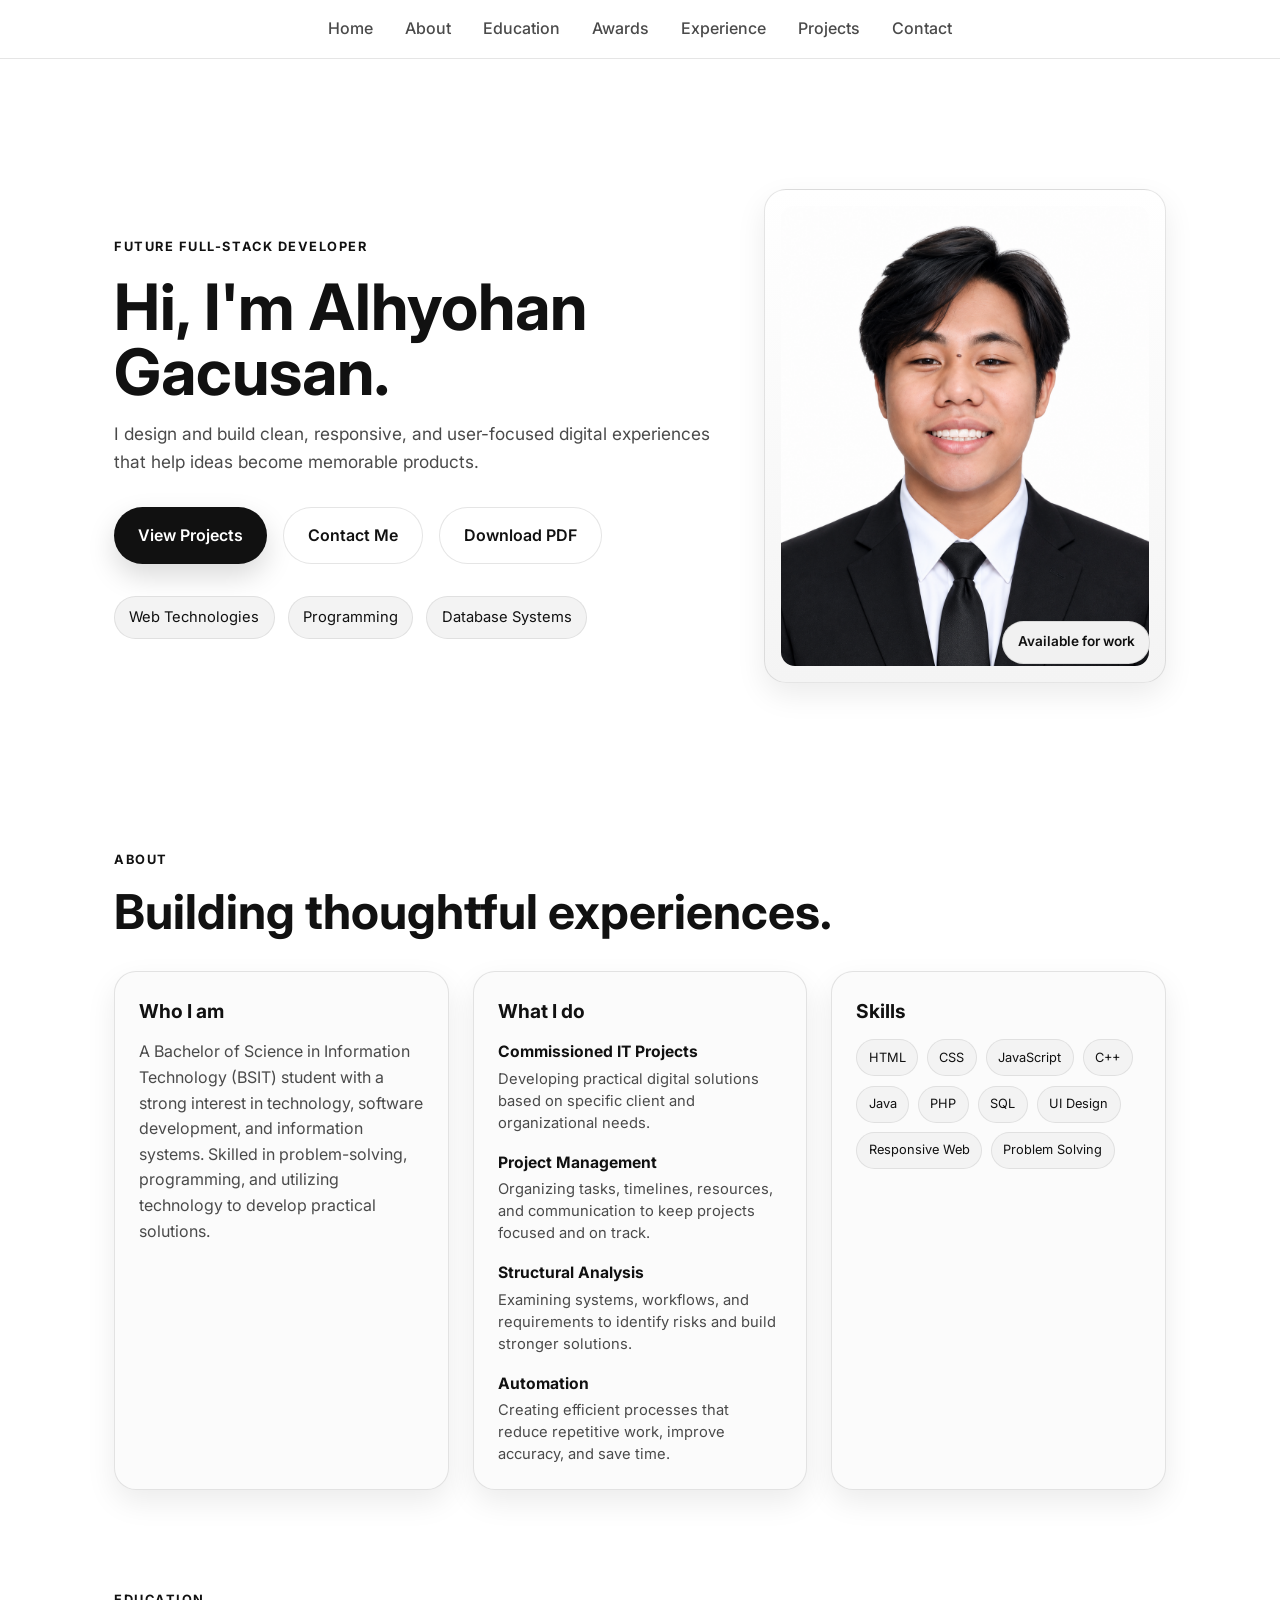
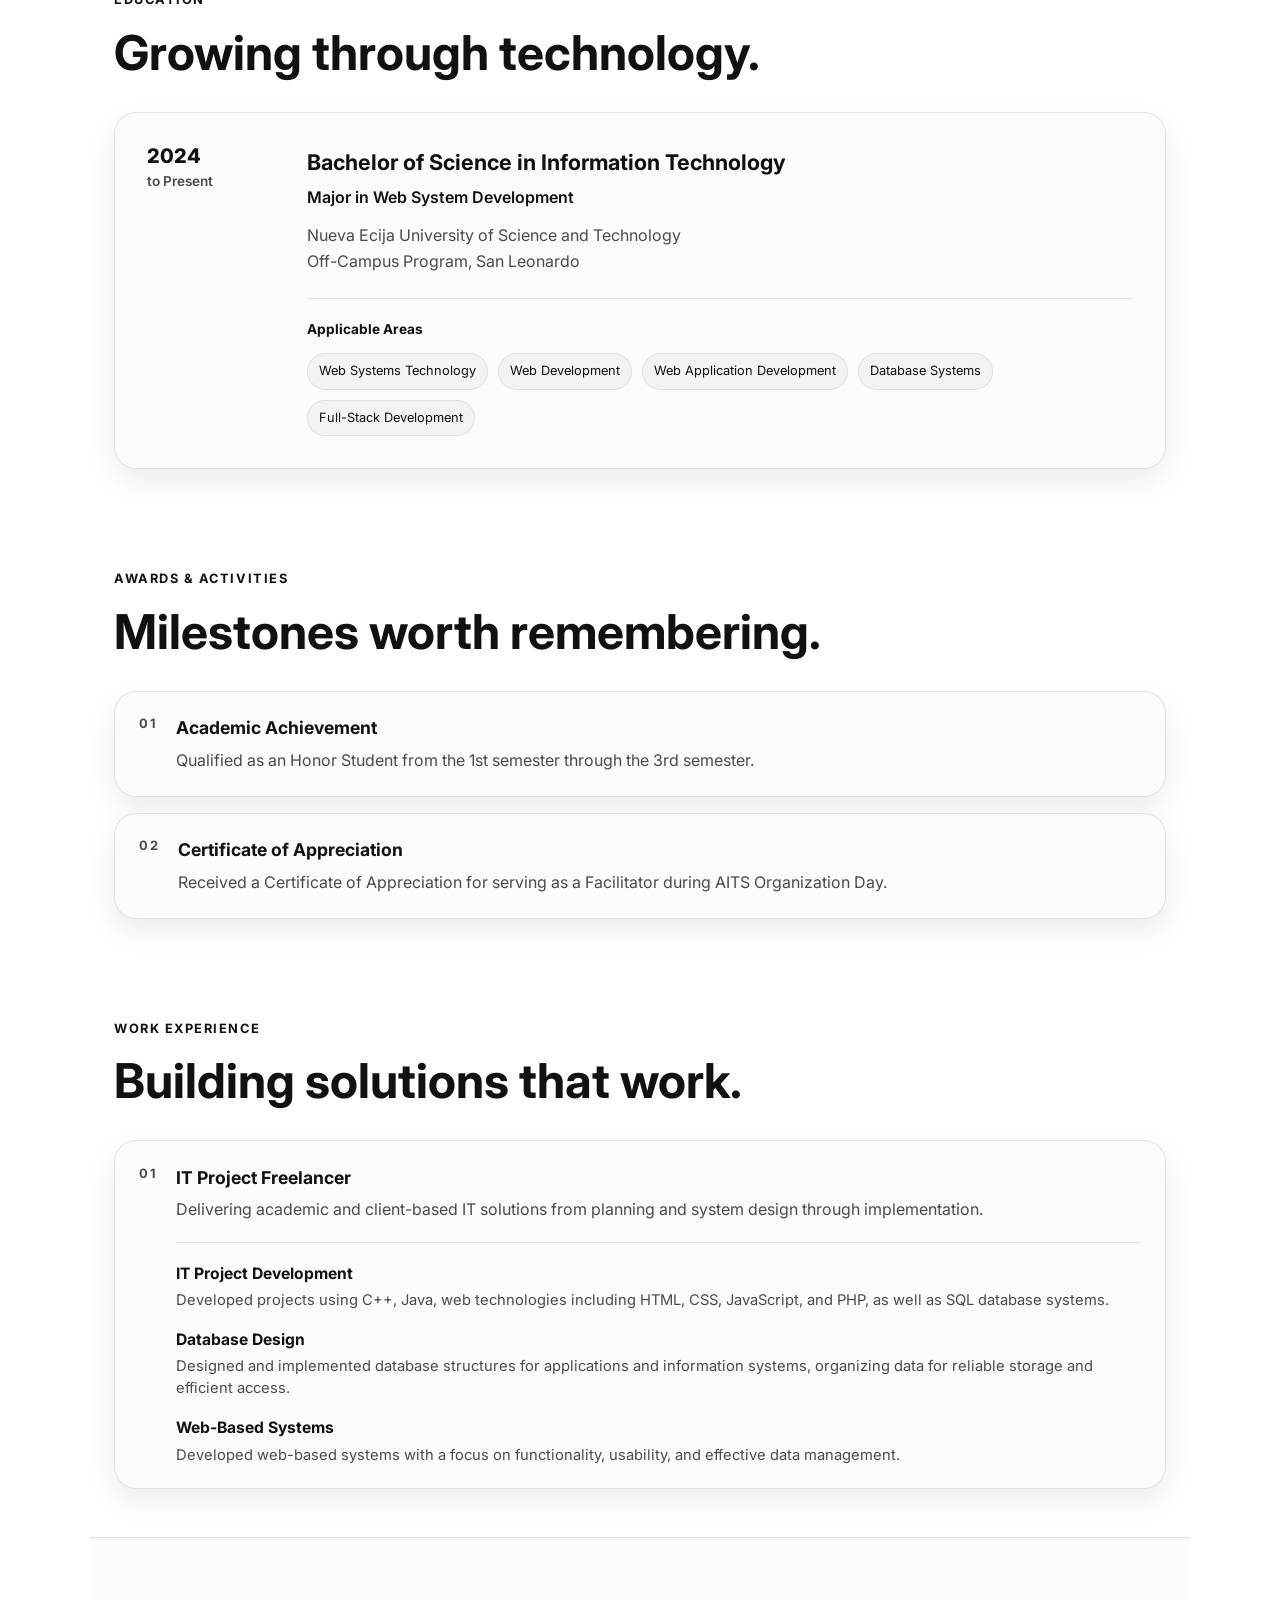
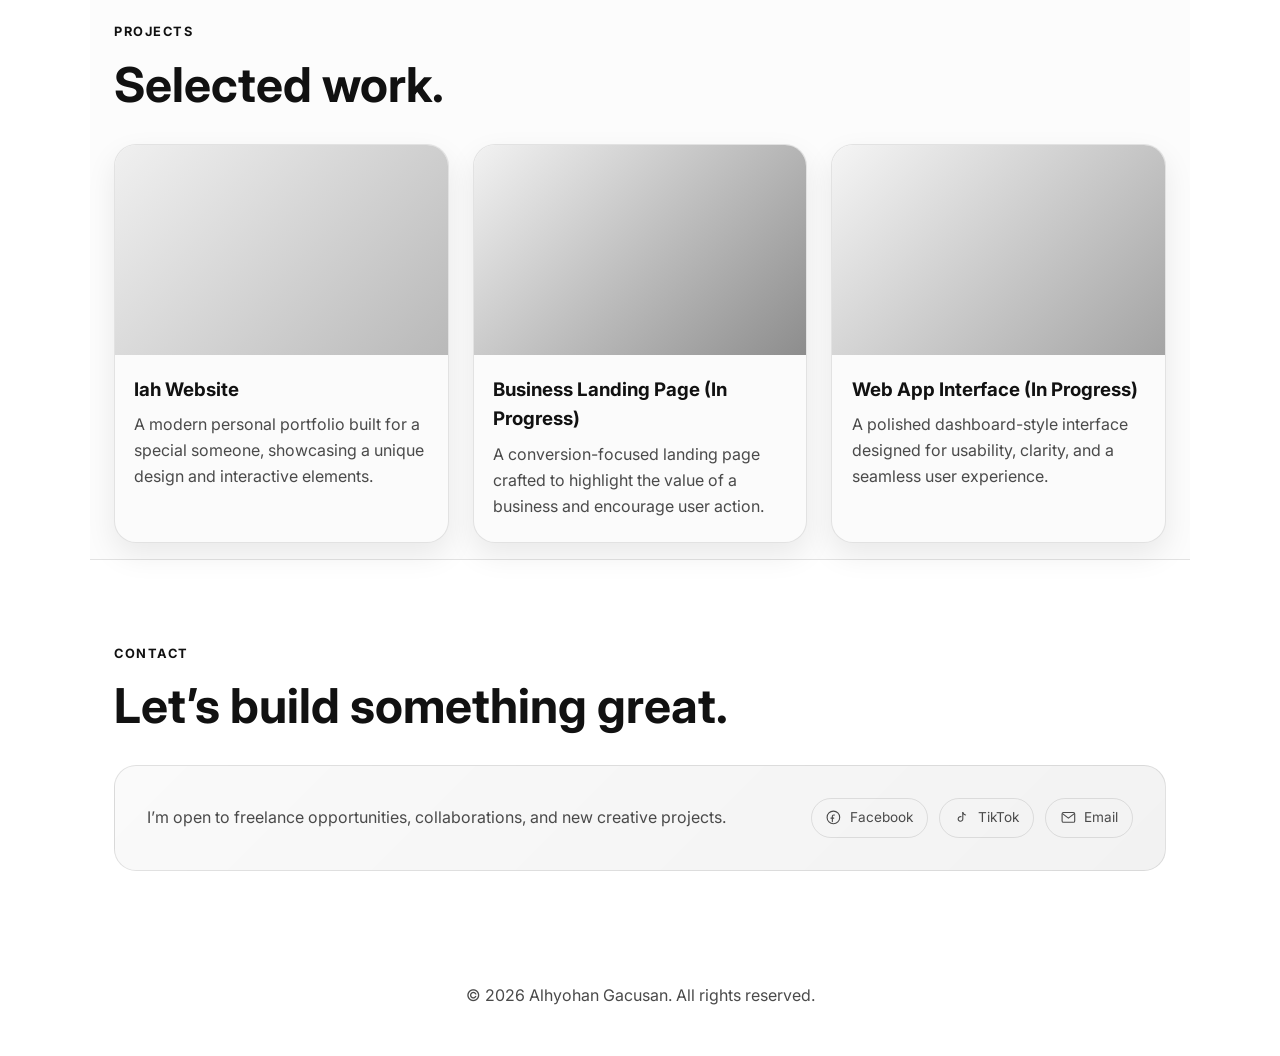
<file: index.html>
<!doctype html>
<html lang="en">
  <head>
    <meta charset="UTF-8" />
    <meta name="viewport" content="width=device-width, initial-scale=1.0" />
    <title>Alhyohan Gacusan | Portfolio</title>
    <meta
      name="description"
      content="Portfolio website of Alhyohan Gacusan."
    />
    <link rel="stylesheet" href="style.css" />
    <link rel="preconnect" href="https://fonts.googleapis.com" />
    <link rel="preconnect" href="https://fonts.gstatic.com" crossorigin />
    <link
      href="https://fonts.googleapis.com/css2?family=Inter:wght@400;500;600;700;800&display=swap"
      rel="stylesheet"
    />
  </head>
  <body>
    <header>
      <nav id="navbar" class="nav">
        <a href="#home" class="nav-link">Home</a>
        <a href="#About" class="nav-link">About</a>
        <a href="#Education" class="nav-link">Education</a>
        <a href="#Awards" class="nav-link">Awards</a>
        <a href="#Experience" class="nav-link">Experience</a>
        <a href="#Projects" class="nav-link">Projects</a>
        <a href="#Contact" class="nav-link">Contact</a>
      </nav>
    </header>

    <main>
      <section id="home" class="hero">
        <div class="hero-copy">
          <p class="eyebrow">Future Full-Stack Developer</p>
          <h1>Hi, I'm Alhyohan Gacusan.</h1>
          <p class="intro">
            I design and build clean, responsive, and user-focused digital
            experiences that help ideas become memorable products.
          </p>

          <div class="cta-group">
            <a href="#Projects" class="btn btn-primary">View Projects</a>
            <a href="#Contact" class="btn btn-secondary">Contact Me</a>
            <a
              href="source/file/Team_TryHard_Gacusan_Alhyohan_D.%20-%20Copy.pdf"
              class="btn btn-secondary"
              download="Team_TryHard_Gacusan_Alhyohan_D.pdf"
            >Download PDF</a>
          </div>

          <ul class="highlights">
            <li>Web Technologies</li>
            <li>Programming</li>
            <li>Database Systems</li>
          </ul>
        </div>

        <div class="hero-visual">
          <div id="profile-picture" class="profile-card">
            <img
              src="source/images/enhanced-1x1.png"
              alt="Profile Picture"
            />
          </div>
          <div class="status-badge">Available for work</div>
        </div>
      </section>

      <section id="About" class="content-section">
        <div class="section-heading">
          <p class="eyebrow">About</p>
          <h2>Building thoughtful experiences.</h2>
        </div>

        <div class="about-grid">
          <div class="about-card">
            <h3>Who I am</h3>
            <p>
              A Bachelor of Science in Information Technology (BSIT) student
              with a strong interest in technology, software development, and
              information systems. Skilled in problem-solving, programming,
              and utilizing technology to develop practical solutions.
            </p>
          </div>

          <div class="about-card">
            <h3>What I do</h3>
            <ul class="service-list">
              <li>
                <strong>Commissioned IT Projects</strong>
                <span>Developing practical digital solutions based on specific client and organizational needs.</span>
              </li>
              <li>
                <strong>Project Management</strong>
                <span>Organizing tasks, timelines, resources, and communication to keep projects focused and on track.</span>
              </li>
              <li>
                <strong>Structural Analysis</strong>
                <span>Examining systems, workflows, and requirements to identify risks and build stronger solutions.</span>
              </li>
              <li>
                <strong>Automation</strong>
                <span>Creating efficient processes that reduce repetitive work, improve accuracy, and save time.</span>
              </li>
            </ul>
          </div>

          <div class="about-card">
            <h3>Skills</h3>
            <div class="skills">
              <span>HTML</span>
              <span>CSS</span>
              <span>JavaScript</span>
              <span>C++</span>
              <span>Java</span>
              <span>PHP</span>
              <span>SQL</span>
              <span>UI Design</span>
              <span>Responsive Web</span>
              <span>Problem Solving</span>
            </div>
          </div>
        </div>
      </section>

      <section id="Education" class="content-section education-section">
        <div class="section-heading">
          <p class="eyebrow">Education</p>
          <h2>Growing through technology.</h2>
        </div>

        <article class="education-card">
          <div class="education-year">2024<br><span>to Present</span></div>
          <div class="education-content">
            <h3>Bachelor of Science in Information Technology</h3>
            <p class="education-major">Major in Web System Development</p>
            <p class="education-school">Nueva Ecija University of Science and Technology<br>Off-Campus Program, San Leonardo</p>

            <div class="education-focus">
              <p class="focus-label">Applicable Areas</p>
              <div class="skills">
                <span>Web Systems Technology</span>
                <span>Web Development</span>
                <span>Web Application Development</span>
                <span>Database Systems</span>
                <span>Full-Stack Development</span>
              </div>
            </div>
          </div>
        </article>
      </section>

      <section id="Awards" class="content-section awards-section">
        <div class="section-heading">
          <p class="eyebrow">Awards &amp; Activities</p>
          <h2>Milestones worth remembering.</h2>
        </div>

        <div class="awards-list">
          <article class="award-item">
            <span class="award-number">01</span>
            <div>
              <h3>Academic Achievement</h3>
              <p>Qualified as an Honor Student from the 1st semester through the 3rd semester.</p>
            </div>
          </article>

          <article class="award-item">
            <span class="award-number">02</span>
            <div>
              <h3>Certificate of Appreciation</h3>
              <p>Received a Certificate of Appreciation for serving as a Facilitator during AITS Organization Day.</p>
            </div>
          </article>
        </div>
      </section>

      <section id="Experience" class="content-section experience-section">
        <div class="section-heading">
          <p class="eyebrow">Work Experience</p>
          <h2>Building solutions that work.</h2>
        </div>

        <div class="awards-list experience-list">
          <article class="award-item experience-item">
            <span class="award-number">01</span>
            <div>
              <h3>IT Project Freelancer</h3>
              <p class="experience-intro">Delivering academic and client-based IT solutions from planning and system design through implementation.</p>
              <ul class="service-list experience-services">
                <li>
                  <strong>IT Project Development</strong>
                  <span>Developed projects using C++, Java, web technologies including HTML, CSS, JavaScript, and PHP, as well as SQL database systems.</span>
                </li>
                <li>
                  <strong>Database Design</strong>
                  <span>Designed and implemented database structures for applications and information systems, organizing data for reliable storage and efficient access.</span>
                </li>
                <li>
                  <strong>Web-Based Systems</strong>
                  <span>Developed web-based systems with a focus on functionality, usability, and effective data management.</span>
                </li>
              </ul>
            </div>
          </article>
        </div>
      </section>

      <section id="Projects" class="content-section alt-section">
        <div class="section-heading">
          <p class="eyebrow">Projects</p>
          <h2>Selected work.</h2>
        </div>

        <div class="projects-grid">
          <a class="project-card project-link" href="iah/index.html" aria-label="Open Iah Website project">
            <div class="project-image placeholder-one">
              
            </div>
            <div class="project-content">
              <h3>Iah Website</h3>
              <p>
                A modern personal portfolio built for a special someone, showcasing a unique design and interactive elements.
              </p>
            </div>
          </a>

          <article class="project-card">
            <div class="project-image placeholder-two"></div>
            <div class="project-content">
              <h3>Business Landing Page (In Progress)</h3>
              <p>
                A conversion-focused landing page crafted to highlight the value
                of a business and encourage user action.
              </p>
            </div>
          </article>

          <article class="project-card">
            <div class="project-image placeholder-three"></div>
            <div class="project-content">
              <h3>Web App Interface (In Progress)</h3>
              <p>
                A polished dashboard-style interface designed for usability,
                clarity, and a seamless user experience.
              </p>
            </div>
          </article>
        </div>
      </section>

      <section id="Contact" class="content-section">
        <div class="section-heading">
          <p class="eyebrow">Contact</p>
          <h2>Let’s build something great.</h2>
        </div>

        <div class="contact-box">
          <p>
            I’m open to freelance opportunities, collaborations, and new
            creative projects.
          </p>
          <div class="social-links contact-social-links">
            <a href="https://www.facebook.com/ur.alhy/" target="_blank" rel="noopener noreferrer">
              <svg class="social-icon" viewBox="0 0 24 24" aria-hidden="true">
                <circle cx="12" cy="12" r="9"></circle>
                <path d="M13.5 8.5h-1a2 2 0 0 0-2 2V18m-2-5h4"></path>
              </svg>
              <span>Facebook</span>
            </a>
            <a href="https://www.tiktok.com/@yogurt.0805" target="_blank" rel="noopener noreferrer">
              <svg class="social-icon" viewBox="0 0 24 24" aria-hidden="true">
                <path d="M14 5v9.2a3.3 3.3 0 1 1-2.4-3.2"></path>
                <path d="M14 5c.7 2 2 3.2 4 3.5"></path>
              </svg>
              <span>TikTok</span>
            </a>
            <a href="mailto:alhyohan30@gmail.com">
              <svg class="social-icon" viewBox="0 0 24 24" aria-hidden="true">
                <rect x="3" y="5" width="18" height="14" rx="2"></rect>
                <path d="m4 7 8 6 8-6"></path>
              </svg>
              <span>Email</span>
            </a>
          </div>
        </div>
      </section>
    </main>

    <footer class="site-footer">
      <p>© 2026 Alhyohan Gacusan. All rights reserved.</p>
    </footer>
  </body>
</html>
</file>
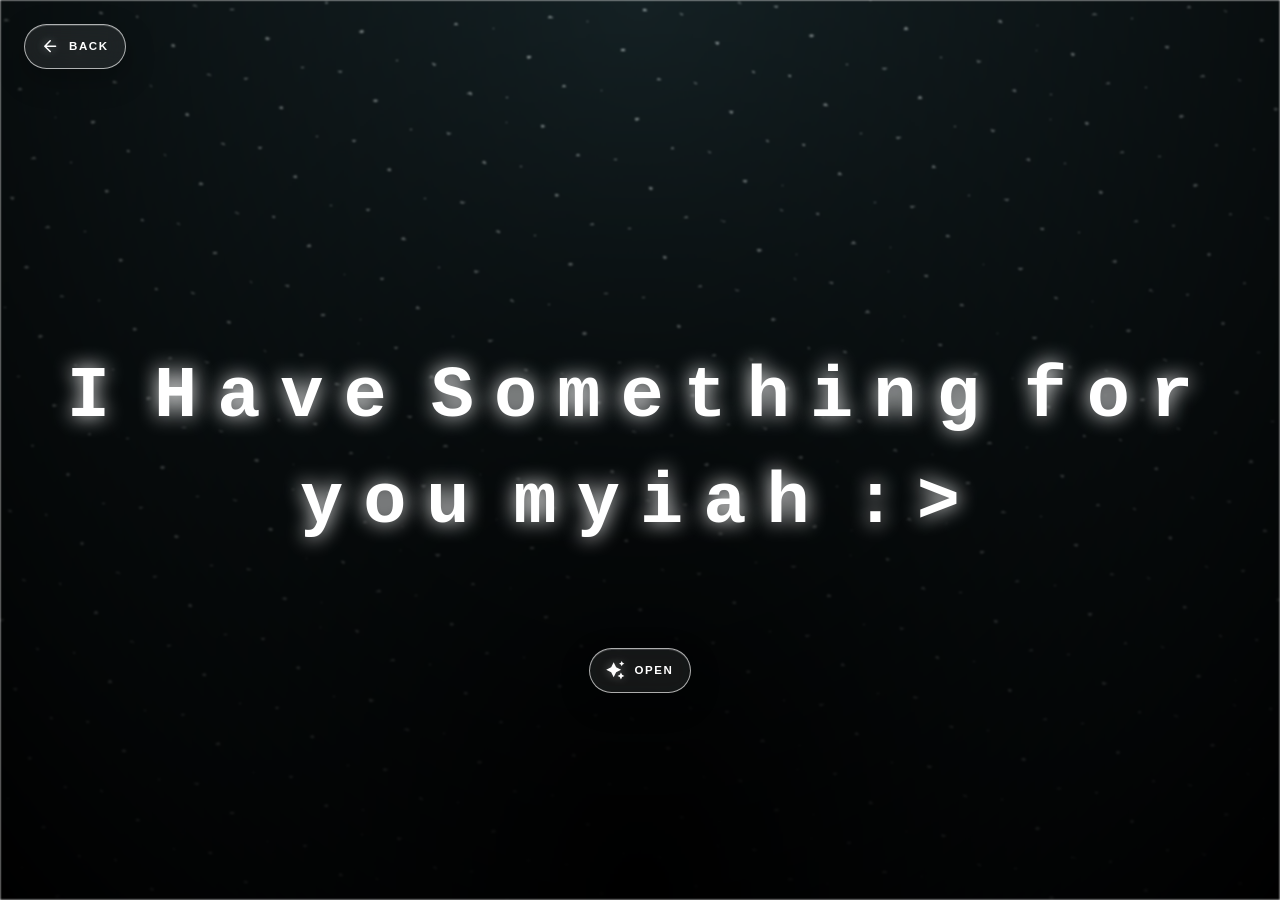
<file: iah/index.html>
<html lang="en">

<head>
  <meta charset="UTF-8">
  <meta name="viewport" content="width=device-width, initial-scale=1.0">
  <link rel="shortcut icon" href="images/gift.png" type="image/x-icon">
  <link rel="stylesheet" href="css/index.css">

  <!-- Document Title -->
  <title>FLOWERS FOR SOMEONE</title>
</head>

<body>
  <!-- Background -->
  <div class="night"></div>

  <a class="back-button" href="../index.html" aria-label="Back to the main portfolio">
    <svg viewBox="0 0 24 24" aria-hidden="true">
      <path d="M19 12H5m7 7-7-7 7-7" />
    </svg>
    <span>Back</span>
  </a>

  <!-- Title -->
  <h1 class="title"></h1>

  <!-- Button -->
  <div class="open-action">
    <a href="flower.html" class="btn">
      <svg height="24" width="24" fill="#FFFFFF" viewBox="0 0 24 24" data-name="Layer 1" id="Layer_1" class="sparkle">
        <path
          d="M10,21.236,6.755,14.745.264,11.5,6.755,8.255,10,1.764l3.245,6.491L19.736,11.5l-6.491,3.245ZM18,21l1.5,3L21,21l3-1.5L21,18l-1.5-3L18,18l-3,1.5ZM19.333,4.667,20.5,7l1.167-2.333L24,3.5,21.667,2.333,20.5,0,19.333,2.333,17,3.5Z">
        </path>
      </svg>

      <span class="text">Open</span>
    </a>
  </div>

  <script src="js/index.js"></script>
</body>

</html>
</file>
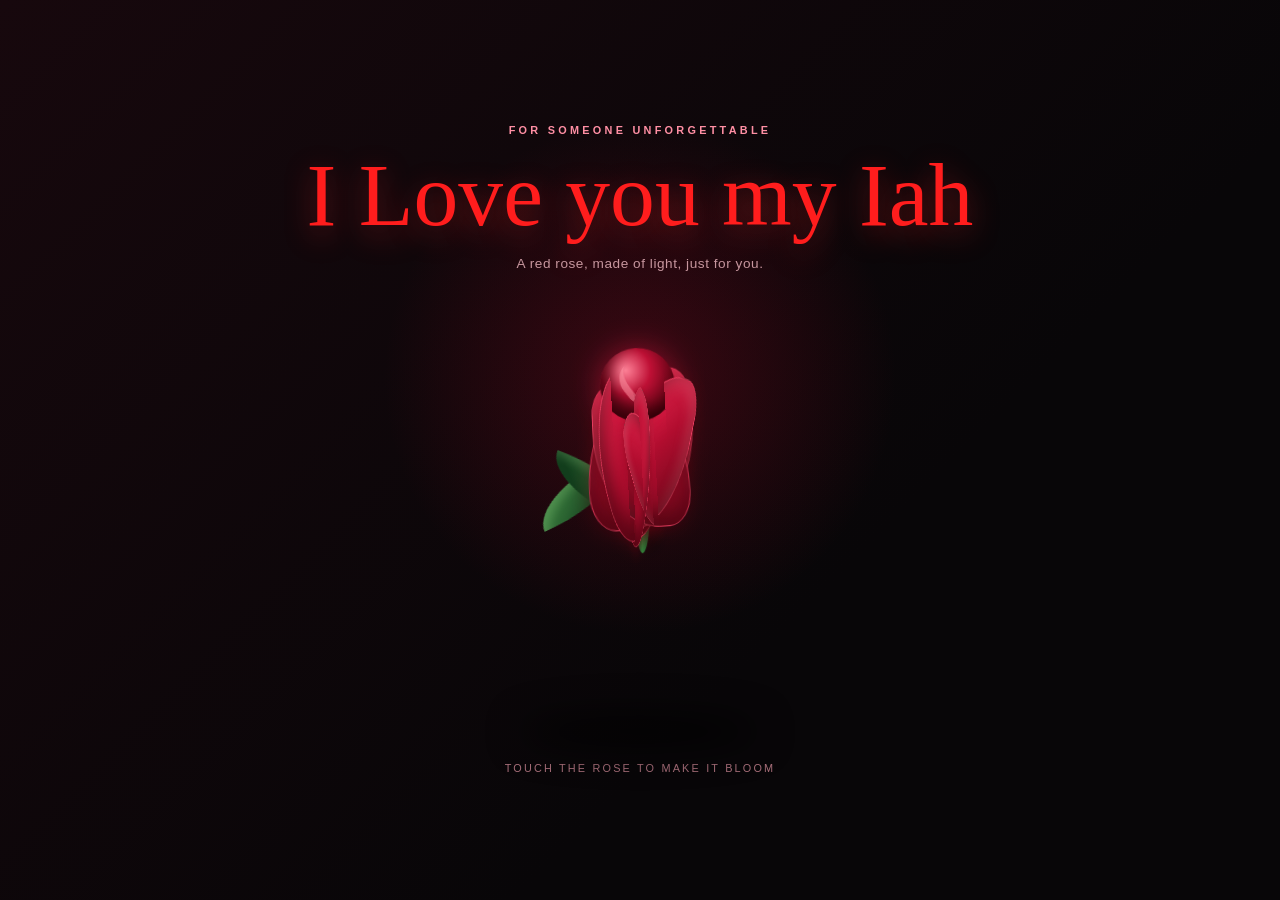
<file: iah.html>
<!doctype html>
<html lang="en">
<head>
	<meta charset="UTF-8">
	<meta name="viewport" content="width=device-width, initial-scale=1.0">
	<title>I Love you my Iah</title>
	<style>
		:root {
			color-scheme: dark;
			--rose-deep: #570714;
			--rose: #b20d2f;
			--rose-light: #ff315d;
			--rose-glow: rgba(255, 25, 75, 0.42);
			--ink: #fff3f4;
			--muted: #c7969e;
			--ily-red: #ff1d1d;
		}

		* { box-sizing: border-box; }

		body {
			min-height: 100vh;
			margin: 0;
			overflow: hidden;
			display: grid;
			place-items: center;
			background: #10070a;
			color: var(--ink);
			font-family: Georgia, 'Times New Roman', serif;
		}

		body::before {
			content: '';
			position: fixed;
			inset: 0;
			pointer-events: none;
			background: radial-gradient(circle at 50% 42%, rgba(130, 9, 31, 0.4), transparent 31%), linear-gradient(135deg, #17080d, #080608 65%);
		}

		.scene {
			position: relative;
			z-index: 1;
			width: min(92vw, 760px);
			min-height: 92vh;
			display: flex;
			flex-direction: column;
			align-items: center;
			justify-content: center;
			text-align: center;
			perspective: 1000px;
		}

		.eyebrow {
			margin: 0 0 1rem;
			color: #ff8fa4;
			font: 600 0.68rem/1 Arial, sans-serif;
			letter-spacing: 0.3em;
			text-transform: uppercase;
		}

		h1 {
			margin: 0;
			color: var(--ily-red);
			font-size: clamp(2.5rem, 7vw, 5.7rem);
			font-weight: 400;
			line-height: 0.96;
			letter-spacing: 0;
			text-shadow: 0 8px 30px rgba(255, 40, 40, 0.42);
		}

		.subtitle {
			margin: 1rem 0 0;
			color: var(--muted);
			font: 0.85rem/1.5 Arial, sans-serif;
			letter-spacing: 0.04em;
		}

		.rose-wrap {
			position: relative;
			width: min(76vw, 430px);
			height: min(68vh, 470px);
			margin: 0.5rem 0 0.6rem;
			transform-style: preserve-3d;
			cursor: pointer;
		}

		.rose-wrap::after {
			content: '';
			position: absolute;
			left: 50%;
			bottom: 1%;
			width: 56%;
			height: 7%;
			transform: translateX(-50%);
			border-radius: 50%;
			background: rgba(0, 0, 0, 0.7);
			filter: blur(18px);
		}

		.rose {
			position: absolute;
			top: 8%;
			left: 50%;
			width: 230px;
			height: 240px;
			transform: translateX(-50%) rotateX(8deg) rotateZ(-3deg);
			transform-style: preserve-3d;
			transition: transform 1s cubic-bezier(.2, .8, .2, 1);
			animation: float 5s ease-in-out infinite;
		}

		.rose-wrap:hover .rose,
		.rose-wrap.bloomed .rose {
			transform: translateX(-50%) rotateX(8deg) rotateZ(3deg) scale(1.08);
		}

		.petal {
			position: absolute;
			left: 50%;
			bottom: 12%;
			width: 105px;
			height: 160px;
			border-radius: 80% 22% 70% 25%;
			border: 1px solid rgba(255, 113, 137, 0.35);
			background: linear-gradient(135deg, var(--rose-light), var(--rose) 48%, var(--rose-deep));
			box-shadow: inset 12px -12px 25px rgba(45, 0, 7, 0.6), inset -8px 8px 15px rgba(255, 135, 154, 0.25), 0 5px 18px rgba(93, 0, 16, 0.4);
			transform-origin: 50% 90%;
			transform-style: preserve-3d;
		}

		.petal:nth-child(1) { transform: translateX(-50%) rotateY(0deg) rotateZ(0deg) translateZ(18px); }
		.petal:nth-child(2) { transform: translateX(-50%) rotateY(55deg) rotateZ(-24deg) translateZ(3px); }
		.petal:nth-child(3) { transform: translateX(-50%) rotateY(-55deg) rotateZ(24deg) translateZ(3px); }
		.petal:nth-child(4) { transform: translateX(-50%) rotateY(105deg) rotateZ(-45deg) translateZ(-15px) scale(.9); }
		.petal:nth-child(5) { transform: translateX(-50%) rotateY(-105deg) rotateZ(45deg) translateZ(-15px) scale(.9); }
		.petal:nth-child(6) { transform: translateX(-50%) rotateY(180deg) rotateZ(0deg) translateZ(-25px) scale(.88); }

		.center {
			position: absolute;
			z-index: 4;
			left: 50%;
			top: 30%;
			width: 72px;
			height: 72px;
			transform: translate(-50%, -50%) translateZ(42px);
			border-radius: 50%;
			background: radial-gradient(circle at 35% 30%, #ff8298, #bf1035 35%, #4b000c 78%);
			box-shadow: 0 0 28px var(--rose-glow), inset 8px -10px 16px rgba(37, 0, 5, 0.75);
		}

		.center::after {
			content: '';
			position: absolute;
			inset: 13px 18px 19px 20px;
			border-radius: 50% 30% 55% 35%;
			border-left: 7px solid rgba(255, 147, 163, 0.55);
			transform: rotate(-35deg);
		}

		.stem {
			position: absolute;
			z-index: -1;
			left: 50%;
			top: 46%;
			width: 17px;
			height: 51%;
			border-radius: 50%;
			transform: translateX(-50%) rotate(3deg) translateZ(-20px);
			background: linear-gradient(90deg, #0d421d, #2f8b3d 48%, #123e1d);
			box-shadow: 7px 0 16px rgba(0, 0, 0, 0.5);
		}

		.leaf {
			position: absolute;
			z-index: -1;
			top: 68%;
			left: 50%;
			width: 105px;
			height: 43px;
			border-radius: 100% 0 100% 0;
			background: linear-gradient(135deg, #4f9d50, #123d1c 70%);
			box-shadow: inset 5px 5px 8px rgba(167, 227, 143, 0.2);
			transform-origin: 0 100%;
		}

		.leaf-left { transform: translateX(-95%) rotate(-22deg) translateZ(-12px); }
		.leaf-right { transform: translateX(-5%) rotate(24deg) scaleX(-1) translateZ(-12px); }

		.prompt {
			color: #a86f7a;
			font: 0.68rem/1.2 Arial, sans-serif;
			letter-spacing: 0.2em;
			text-transform: uppercase;
		}

		@keyframes float {
			0%, 100% { margin-top: 0; }
			50% { margin-top: -10px; }
		}

		@media (prefers-reduced-motion: reduce) {
			.rose { animation: none; transition: none; }
		}

		@media (max-height: 700px) {
			.scene { min-height: 100vh; }
			.rose-wrap { height: 52vh; }
			.rose { top: 0; transform: translateX(-50%) scale(.8); }
			.rose-wrap:hover .rose, .rose-wrap.bloomed .rose { transform: translateX(-50%) scale(.86); }
		}
	</style>
</head>
<body>
	<main class="scene">
		<p class="eyebrow">For someone unforgettable</p>
		<h1>I Love you my Iah</h1>
		<p class="subtitle">A red rose, made of light, just for you.</p>

		<div class="rose-wrap" id="roseScene" role="button" tabindex="0" aria-label="Make the rose bloom">
			<div class="rose">
				<div class="petal"></div>
				<div class="petal"></div>
				<div class="petal"></div>
				<div class="petal"></div>
				<div class="petal"></div>
				<div class="petal"></div>
				<div class="center"></div>
				<div class="stem"></div>
				<div class="leaf leaf-left"></div>
				<div class="leaf leaf-right"></div>
			</div>
		</div>

		<div class="prompt">Touch the rose to make it bloom</div>
	</main>
	<script>
		const roseScene = document.getElementById('roseScene');

		function bloom() {
			roseScene.classList.toggle('bloomed');
		}

		roseScene.addEventListener('click', bloom);
		roseScene.addEventListener('keydown', event => {
			if (event.key === 'Enter' || event.key === ' ') {
				event.preventDefault();
				bloom();
			}
		});
	</script>
</body>
</html>
</file>
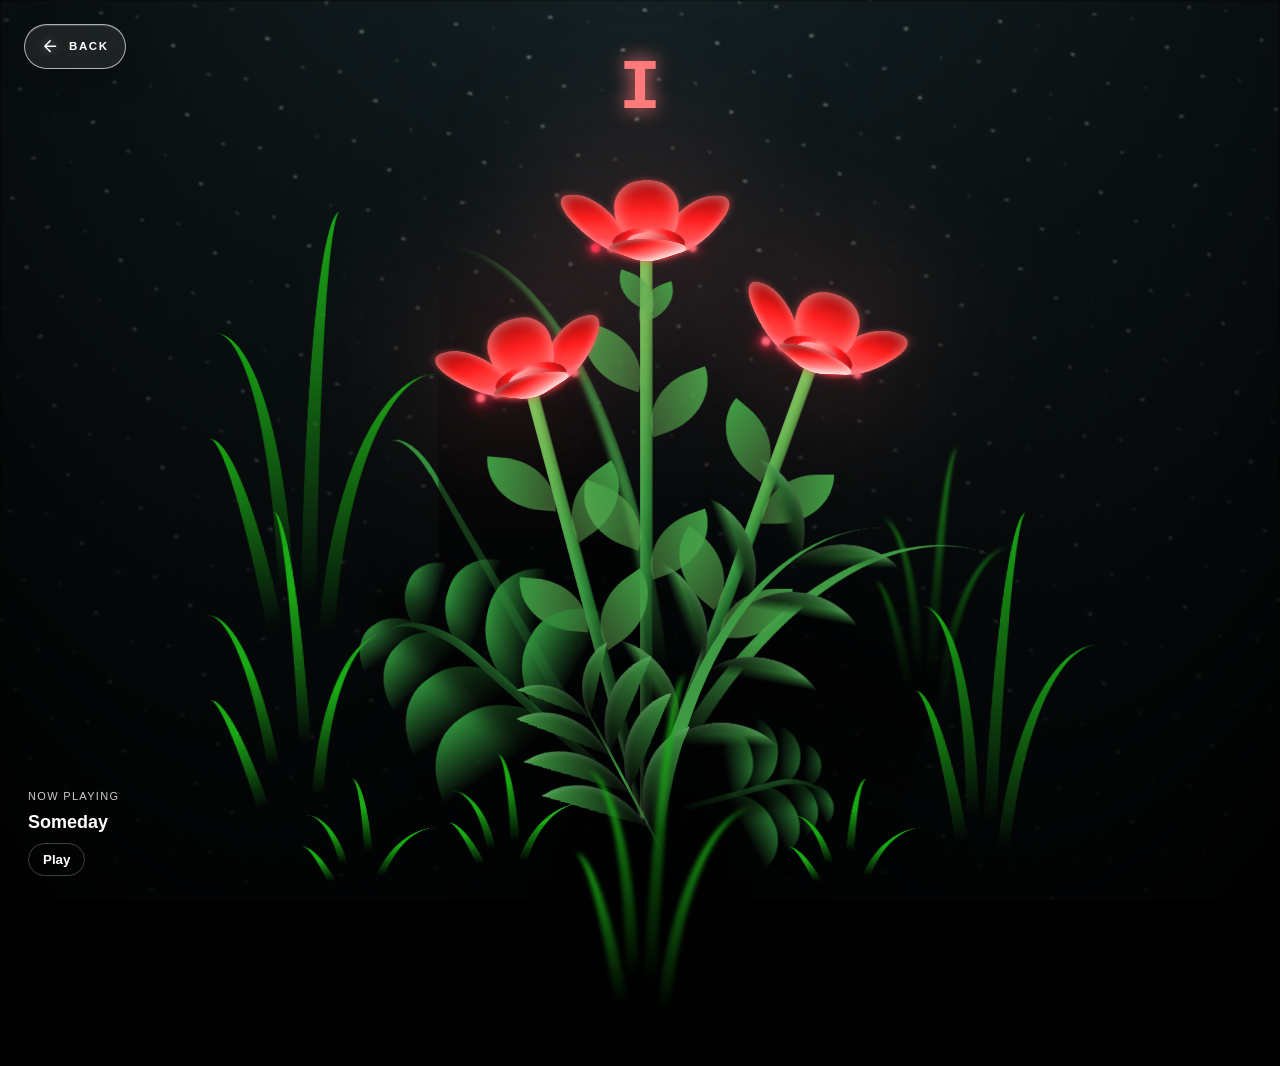
<file: iah/flower.html>
<!DOCTYPE html>
<html lang="en">

<head>
  <meta charset="UTF-8">
  <meta http-equiv="X-UA-Compatible" content="IE=edge">
  <meta name="viewport" content="width=device-width, initial-scale=1.0">
  <link rel="shortcut icon" href="images/gift.png" type="image/x-icon">
  <link rel="stylesheet" href="css/style.css">

  <!-- Document Title -->
  <title>FLOWERS</title>
</head>

<body class="not-loaded">
  <!-- Background -->
  <div class="night"></div>

  <a class="back-button" href="index.html" aria-label="Back to the Iah project home">
    <svg viewBox="0 0 24 24" aria-hidden="true">
      <path d="M19 12H5m7 7-7-7 7-7" />
    </svg>
    <span>Back</span>
  </a>

  <div class="music-tab" style="position: fixed; left: 28px; bottom: 24px; z-index: 20; background: transparent; border: none; border-radius: 14px; padding: 0; box-shadow: none; backdrop-filter: none; color: #fff; font-family: 'Inter', sans-serif; display: flex; flex-direction: column; align-items: flex-start; gap: 10px;">
    <div style="font-size: 11px; letter-spacing: 0.12em; text-transform: uppercase; opacity: 0.8; margin-bottom: 0; color: #fff;">Now Playing</div>
    <div style="font-size: 18px; font-weight: 700; margin-bottom: 0; color: #fff;">Someday</div>
    <button id="music-toggle" type="button" style="border: none; border-radius: 999px; padding: 8px 14px; background: transparent; color: #fff; font-weight: 700; cursor: pointer; box-shadow: none; border: 1px solid rgba(255,255,255,0.24);">Pause</button>
    <audio id="iah-audio" src="audio/Someday.mp3" loop preload="auto"></audio>
  </div>

  <style>
    #music-toggle {
      position: relative;
      z-index: 2;
      margin-top: 0;
      border: none;
      border-radius: 999px;
      padding: 8px 14px;
      background: transparent;
      color: #fff;
      font-weight: 700;
      cursor: pointer;
      box-shadow: none;
      border: 1px solid rgba(255,255,255,0.24);
      pointer-events: auto;
    }
  </style>

  <!-- Flower -->
  <div class="flowers">
    <div class="flower flower--1">
      <div class="flower__leafs flower__leafs--1">
        <div class="flower__leaf flower__leaf--1"></div>
        <div class="flower__leaf flower__leaf--2"></div>
        <div class="flower__leaf flower__leaf--3"></div>
        <div class="flower__leaf flower__leaf--4"></div>
        <div class="flower__white-circle"></div>

        <div class="flower__light flower__light--1"></div>
        <div class="flower__light flower__light--2"></div>
        <div class="flower__light flower__light--3"></div>
        <div class="flower__light flower__light--4"></div>
        <div class="flower__light flower__light--5"></div>
        <div class="flower__light flower__light--6"></div>       
        <div class="flower__light flower__light--8"></div>

      </div>
      <div class="flower__line">
        <div class="flower__line__leaf flower__line__leaf--1"></div>
        <div class="flower__line__leaf flower__line__leaf--2"></div>
        <div class="flower__line__leaf flower__line__leaf--3"></div>
        <div class="flower__line__leaf flower__line__leaf--4"></div>
        <div class="flower__line__leaf flower__line__leaf--5"></div>
        <div class="flower__line__leaf flower__line__leaf--6"></div>
      </div>
    </div>

    <div class="flower flower--2">
      <div class="flower__leafs flower__leafs--2">
        <div class="flower__leaf flower__leaf--1"></div>
        <div class="flower__leaf flower__leaf--2"></div>
        <div class="flower__leaf flower__leaf--3"></div>
        <div class="flower__leaf flower__leaf--4"></div>
        <div class="flower__white-circle"></div>

        <div class="flower__light flower__light--1"></div>
        <div class="flower__light flower__light--2"></div>
        <div class="flower__light flower__light--3"></div>
        <div class="flower__light flower__light--4"></div>
        <div class="flower__light flower__light--5"></div>
        <div class="flower__light flower__light--6"></div>
        <div class="flower__light flower__light--7"></div>
        <div class="flower__light flower__light--8"></div>

      </div>
      <div class="flower__line">
        <div class="flower__line__leaf flower__line__leaf--1"></div>
        <div class="flower__line__leaf flower__line__leaf--2"></div>
        <div class="flower__line__leaf flower__line__leaf--3"></div>
        <div class="flower__line__leaf flower__line__leaf--4"></div>
      </div>
    </div>

    <div class="flower flower--3">
      <div class="flower__leafs flower__leafs--3">
        <div class="flower__leaf flower__leaf--1"></div>
        <div class="flower__leaf flower__leaf--2"></div>
        <div class="flower__leaf flower__leaf--3"></div>
        <div class="flower__leaf flower__leaf--4"></div>
        <div class="flower__white-circle"></div>

        <div class="flower__light flower__light--1"></div>
        <div class="flower__light flower__light--2"></div>
        <div class="flower__light flower__light--3"></div>
        <div class="flower__light flower__light--4"></div>
        <div class="flower__light flower__light--5"></div>
        <div class="flower__light flower__light--6"></div>
        <div class="flower__light flower__light--7"></div>
        <div class="flower__light flower__light--8"></div>

      </div>
      <div class="flower__line">
        <div class="flower__line__leaf flower__line__leaf--1"></div>
        <div class="flower__line__leaf flower__line__leaf--2"></div>
        <div class="flower__line__leaf flower__line__leaf--3"></div>
        <div class="flower__line__leaf flower__line__leaf--4"></div>
      </div>
    </div>

    <div class="grow-ans" style="--d:1.2s">
      <div class="flower__g-long">
        <div class="flower__g-long__top"></div>
        <div class="flower__g-long__bottom"></div>
      </div>
    </div>

    <div class="growing-grass">
      <div class="flower__grass flower__grass--1">
        <div class="flower__grass--top"></div>
        <div class="flower__grass--bottom"></div>
        <div class="flower__grass__leaf flower__grass__leaf--1"></div>
        <div class="flower__grass__leaf flower__grass__leaf--2"></div>
        <div class="flower__grass__leaf flower__grass__leaf--3"></div>
        <div class="flower__grass__leaf flower__grass__leaf--4"></div>
        <div class="flower__grass__leaf flower__grass__leaf--5"></div>
        <div class="flower__grass__leaf flower__grass__leaf--6"></div>
        <div class="flower__grass__leaf flower__grass__leaf--7"></div>
        <div class="flower__grass__leaf flower__grass__leaf--8"></div>
        <div class="flower__grass__overlay"></div>
      </div>
    </div>

    <div class="growing-grass">
      <div class="flower__grass flower__grass--2">
        <div class="flower__grass--top"></div>
        <div class="flower__grass--bottom"></div>
        <div class="flower__grass__leaf flower__grass__leaf--1"></div>
        <div class="flower__grass__leaf flower__grass__leaf--2"></div>
        <div class="flower__grass__leaf flower__grass__leaf--3"></div>
        <div class="flower__grass__leaf flower__grass__leaf--4"></div>
        <div class="flower__grass__leaf flower__grass__leaf--5"></div>
        <div class="flower__grass__leaf flower__grass__leaf--6"></div>
        <div class="flower__grass__leaf flower__grass__leaf--7"></div>
        <div class="flower__grass__leaf flower__grass__leaf--8"></div>
        <div class="flower__grass__overlay"></div>
      </div>
    </div>

    <div class="grow-ans" style="--d:2.4s">
      <div class="flower__g-right flower__g-right--1">
        <div class="leaf"></div>
      </div>
    </div>

    <div class="grow-ans" style="--d:2.8s">
      <div class="flower__g-right flower__g-right--2">
        <div class="leaf"></div>
      </div>
    </div>

    <div class="grow-ans" style="--d:2.8s">
      <div class="flower__g-front">
        <div class="flower__g-front__leaf-wrapper flower__g-front__leaf-wrapper--1">
          <div class="flower__g-front__leaf"></div>
        </div>
        <div class="flower__g-front__leaf-wrapper flower__g-front__leaf-wrapper--2">
          <div class="flower__g-front__leaf"></div>
        </div>
        <div class="flower__g-front__leaf-wrapper flower__g-front__leaf-wrapper--3">
          <div class="flower__g-front__leaf"></div>
        </div>
        <div class="flower__g-front__leaf-wrapper flower__g-front__leaf-wrapper--4">
          <div class="flower__g-front__leaf"></div>
        </div>
        <div class="flower__g-front__leaf-wrapper flower__g-front__leaf-wrapper--5">
          <div class="flower__g-front__leaf"></div>
        </div>
        <div class="flower__g-front__leaf-wrapper flower__g-front__leaf-wrapper--6">
          <div class="flower__g-front__leaf"></div>
        </div>
        <div class="flower__g-front__leaf-wrapper flower__g-front__leaf-wrapper--7">
          <div class="flower__g-front__leaf"></div>
        </div>
        <div class="flower__g-front__leaf-wrapper flower__g-front__leaf-wrapper--8">
          <div class="flower__g-front__leaf"></div>
        </div>
        <div class="flower__g-front__line"></div>
      </div>
    </div>

    <div class="grow-ans" style="--d:3.2s">
      <div class="flower__g-fr">
        <div class="leaf"></div>
        <div class="flower__g-fr__leaf flower__g-fr__leaf--1"></div>
        <div class="flower__g-fr__leaf flower__g-fr__leaf--2"></div>
        <div class="flower__g-fr__leaf flower__g-fr__leaf--3"></div>
        <div class="flower__g-fr__leaf flower__g-fr__leaf--4"></div>
        <div class="flower__g-fr__leaf flower__g-fr__leaf--5"></div>
        <div class="flower__g-fr__leaf flower__g-fr__leaf--6"></div>
        <div class="flower__g-fr__leaf flower__g-fr__leaf--7"></div>
        <div class="flower__g-fr__leaf flower__g-fr__leaf--8"></div>
      </div>
    </div>

    <div class="long-g long-g--0">
      <div class="grow-ans" style="--d:3s">
        <div class="leaf leaf--0"></div>
      </div>
      <div class="grow-ans" style="--d:2.2s">
        <div class="leaf leaf--1"></div>
      </div>
      <div class="grow-ans" style="--d:3.4s">
        <div class="leaf leaf--2"></div>
      </div>
      <div class="grow-ans" style="--d:3.6s">
        <div class="leaf leaf--3"></div>
      </div>
    </div>

    <div class="long-g long-g--1">
      <div class="grow-ans" style="--d:3.6s">
        <div class="leaf leaf--0"></div>
      </div>
      <div class="grow-ans" style="--d:3.8s">
        <div class="leaf leaf--1"></div>
      </div>
      <div class="grow-ans" style="--d:4s">
        <div class="leaf leaf--2"></div>
      </div>
      <div class="grow-ans" style="--d:4.2s">
        <div class="leaf leaf--3"></div>
      </div>
    </div>

    <div class="long-g long-g--2">
      <div class="grow-ans" style="--d:4s">
        <div class="leaf leaf--0"></div>
      </div>
      <div class="grow-ans" style="--d:4.2s">
        <div class="leaf leaf--1"></div>
      </div>
      <div class="grow-ans" style="--d:4.4s">
        <div class="leaf leaf--2"></div>
      </div>
      <div class="grow-ans" style="--d:4.6s">
        <div class="leaf leaf--3"></div>
      </div>
    </div>

    <div class="long-g long-g--3">
      <div class="grow-ans" style="--d:4s">
        <div class="leaf leaf--0"></div>
      </div>
      <div class="grow-ans" style="--d:4.2s">
        <div class="leaf leaf--1"></div>
      </div>
      <div class="grow-ans" style="--d:3s">
        <div class="leaf leaf--2"></div>
      </div>
      <div class="grow-ans" style="--d:3.6s">
        <div class="leaf leaf--3"></div>
      </div>
    </div>

    <div class="long-g long-g--4">
      <div class="grow-ans" style="--d:4s">
        <div class="leaf leaf--0"></div>
      </div>
      <div class="grow-ans" style="--d:4.2s">
        <div class="leaf leaf--1"></div>
      </div>
      <div class="grow-ans" style="--d:3s">
        <div class="leaf leaf--2"></div>
      </div>
      <div class="grow-ans" style="--d:3.6s">
        <div class="leaf leaf--3"></div>
      </div>
    </div>

    <div class="long-g long-g--5">
      <div class="grow-ans" style="--d:4s">
        <div class="leaf leaf--0"></div>
      </div>
      <div class="grow-ans" style="--d:4.2s">
        <div class="leaf leaf--1"></div>
      </div>
      <div class="grow-ans" style="--d:3s">
        <div class="leaf leaf--2"></div>
      </div>
      <div class="grow-ans" style="--d:3.6s">
        <div class="leaf leaf--3"></div>
      </div>
    </div>

    <div class="long-g long-g--6">
      <div class="grow-ans" style="--d:4.2s">
        <div class="leaf leaf--0"></div>
      </div>
      <div class="grow-ans" style="--d:4.4s">
        <div class="leaf leaf--1"></div>
      </div>
      <div class="grow-ans" style="--d:4.6s">
        <div class="leaf leaf--2"></div>
      </div>
      <div class="grow-ans" style="--d:4.8s">
        <div class="leaf leaf--3"></div>
      </div>
    </div>

    <div class="long-g long-g--7">
      <div class="grow-ans" style="--d:3s">
        <div class="leaf leaf--0"></div>
      </div>
      <div class="grow-ans" style="--d:3.2s">
        <div class="leaf leaf--1"></div>
      </div>
      <div class="grow-ans" style="--d:3.5s">
        <div class="leaf leaf--2"></div>
      </div>
      <div class="grow-ans" style="--d:3.6s">
        <div class="leaf leaf--3"></div>
      </div>
    </div>
  </div>

  <!-- Title -->
  <h1 class="title"><span id="title"></span></h1>
</body>

</html>

<!-- Import Javascript -->
<script src="js/main.js"></script>
</file>
<file: style.css>
:root {
  --bg: #ffffff;
  --bg-soft: #f7f7f7;
  --panel: #fbfbfb;
  --panel-strong: #f1f1f1;
  --primary: #111111;
  --primary-strong: #000000;
  --text: #111111;
  --muted: #4a4a4a;
  --border: rgba(0, 0, 0, 0.1);
  --shadow: 0 12px 30px rgba(0, 0, 0, 0.08);
  --radius: 22px;
}

* {
  box-sizing: border-box;
  margin: 0;
  padding: 0;
}

html {
  scroll-behavior: smooth;
}

body {
  font-family: "Inter", sans-serif;
  background: var(--bg);
  color: var(--text);
  line-height: 1.6;
}

img {
  max-width: 100%;
  display: block;
}

a {
  text-decoration: none;
}

header {
  position: sticky;
  top: 0;
  z-index: 20;
  background: rgba(255, 255, 255, 0.9);
  backdrop-filter: blur(8px);
  border-bottom: 1px solid var(--border);
}

.nav {
  max-width: 1100px;
  margin: 0 auto;
  padding: 1rem 1.5rem;
  display: flex;
  justify-content: center;
  gap: 2rem;
  flex-wrap: wrap;
}

.nav-link {
  color: var(--muted);
  font-weight: 500;
  transition: color 0.2s ease;
}

.nav-link:hover {
  color: var(--text);
}

main {
  max-width: 1100px;
  margin: 0 auto;
  padding: 2rem 1.5rem 4rem;
}

.hero {
  min-height: 75vh;
  display: grid;
  grid-template-columns: 1.2fr 0.8fr;
  align-items: center;
  gap: 3rem;
  padding: 3rem 0 2rem;
}

.eyebrow {
  display: inline-block;
  font-size: 0.8rem;
  letter-spacing: 0.12em;
  text-transform: uppercase;
  color: var(--primary);
  margin-bottom: 1rem;
  font-weight: 700;
}

.hero-copy h1 {
  font-size: clamp(2.8rem, 5vw, 5rem);
  line-height: 1.02;
  margin-bottom: 1rem;
}

.intro {
  color: var(--muted);
  font-size: 1.08rem;
  max-width: 620px;
}

.cta-group {
  margin-top: 2rem;
  display: flex;
  gap: 1rem;
  flex-wrap: wrap;
}

.btn {
  display: inline-flex;
  align-items: center;
  justify-content: center;
  padding: 0.9rem 1.5rem;
  border-radius: 999px;
  font-weight: 600;
  transition: transform 0.2s ease, box-shadow 0.2s ease;
}

.btn:hover {
  transform: translateY(-2px);
}

.btn-primary {
  background: var(--primary);
  color: #ffffff;
  box-shadow: 0 12px 28px rgba(0, 0, 0, 0.15);
}

.btn-secondary {
  color: var(--text);
  background: #ffffff;
  border: 1px solid var(--border);
}

.highlights {
  list-style: none;
  display: flex;
  flex-wrap: wrap;
  gap: 0.8rem;
  margin-top: 2rem;
}

.highlights li {
  background: #f3f3f3;
  border: 1px solid rgba(0, 0, 0, 0.08);
  color: var(--text);
  padding: 0.55rem 0.9rem;
  border-radius: 999px;
  font-size: 0.92rem;
}

.hero-visual {
  position: relative;
  display: flex;
  justify-content: center;
  align-items: center;
}

.profile-card {
  width: min(100%, 420px);
  background: linear-gradient(180deg, #ffffff 0%, #f4f4f4 100%);
  border: 1px solid var(--border);
  border-radius: var(--radius);
  padding: 1rem;
  box-shadow: var(--shadow);
}

.profile-card img {
  width: 100%;
  border-radius: calc(var(--radius) - 8px);
  object-fit: cover;
  aspect-ratio: 4 / 5;
}

.status-badge {
  position: absolute;
  bottom: 1.2rem;
  right: 1rem;
  background: #f1f1f1;
  color: var(--text);
  border: 1px solid var(--border);
  padding: 0.6rem 0.9rem;
  border-radius: 999px;
  font-size: 0.85rem;
  font-weight: 600;
}

.content-section {
  padding: 5rem 0 1rem;
}

.section-heading {
  margin-bottom: 2rem;
}

.section-heading h2 {
  font-size: clamp(2rem, 4vw, 3rem);
  line-height: 1.1;
}

.education-card {
  display: grid;
  grid-template-columns: 8rem 1fr;
  gap: 2rem;
  padding: 2rem;
  background: var(--panel);
  border: 1px solid var(--border);
  border-radius: var(--radius);
  box-shadow: var(--shadow);
}

.education-year {
  color: var(--text);
  font-size: 1.25rem;
  font-weight: 800;
  line-height: 1.15;
}

.education-year span {
  color: var(--muted);
  font-size: 0.85rem;
  font-weight: 600;
}

.education-content h3 {
  margin-bottom: 0.35rem;
  font-size: 1.35rem;
}

.education-major {
  margin-bottom: 0.8rem;
  color: var(--text);
  font-weight: 600;
}

.education-school {
  color: var(--muted);
}

.education-focus {
  margin-top: 1.5rem;
  padding-top: 1.2rem;
  border-top: 1px solid var(--border);
}

.focus-label {
  margin-bottom: 0.7rem;
  color: var(--text);
  font-size: 0.85rem;
  font-weight: 700;
}

.awards-list {
  display: grid;
  gap: 1rem;
}

.award-item {
  display: grid;
  grid-template-columns: auto 1fr;
  gap: 1.2rem;
  align-items: start;
  padding: 1.4rem 1.5rem;
  background: var(--panel);
  border: 1px solid var(--border);
  border-radius: var(--radius);
  box-shadow: var(--shadow);
}

.award-number {
  color: var(--muted);
  font-size: 0.8rem;
  font-weight: 700;
  letter-spacing: 0.12em;
}

.award-item h3 {
  margin-bottom: 0.35rem;
  font-size: 1.1rem;
}

.award-item p {
  color: var(--muted);
}

.experience-intro {
  margin-bottom: 1.2rem;
}

.experience-services {
  padding-top: 1.1rem;
  border-top: 1px solid var(--border);
}

.about-grid,
.projects-grid {
  display: grid;
  grid-template-columns: repeat(3, minmax(0, 1fr));
  gap: 1.5rem;
}

.about-card,
.project-card {
  background: var(--panel);
  border: 1px solid var(--border);
  border-radius: var(--radius);
  overflow: hidden;
  box-shadow: var(--shadow);
}

.project-link {
  display: block;
  color: inherit;
  transition: transform 0.2s ease, box-shadow 0.2s ease;
}

.project-link:hover,
.project-link:focus-visible {
  color: inherit;
  outline: none;
  transform: translateY(-5px);
  box-shadow: 0 18px 36px rgba(0, 0, 0, 0.14);
}

.project-link:focus-visible {
  outline: 3px solid rgba(17, 17, 17, 0.25);
  outline-offset: 4px;
}

.about-card {
  padding: 1.5rem;
}

.about-card h3 {
  margin-bottom: 0.8rem;
  font-size: 1.2rem;
}

.about-card p {
  color: var(--muted);
}

.service-list {
  display: grid;
  gap: 1rem;
  list-style: none;
}

.service-list li {
  display: grid;
  gap: 0.2rem;
}

.service-list strong {
  font-size: 0.98rem;
}

.service-list span {
  color: var(--muted);
  font-size: 0.92rem;
  line-height: 1.5;
}

.skills {
  display: flex;
  flex-wrap: wrap;
  gap: 0.6rem;
  margin-top: 0.8rem;
}

.skills span {
  background: #f3f3f3;
  border: 1px solid rgba(0, 0, 0, 0.08);
  border-radius: 999px;
  padding: 0.45rem 0.7rem;
  font-size: 0.8rem;
  color: var(--text);
}

.alt-section {
  background: rgba(0, 0, 0, 0.01);
  border-top: 1px solid var(--border);
  border-bottom: 1px solid var(--border);
  padding: 5rem 1.5rem 1rem;
  margin: 2rem -1.5rem 0;
}

.project-image {
  height: 210px;
  background: linear-gradient(135deg, #eaeaea, #d9d9d9);
}

.placeholder-one {
  background: linear-gradient(135deg, #f0f0f0, #b9b9b9);
}

.placeholder-two {
  background: linear-gradient(135deg, #f2f2f2, #8d8d8d);
}

.placeholder-three {
  background: linear-gradient(135deg, #f5f5f5, #a4a4a4);
}

.project-content {
  padding: 1.25rem 1.2rem 1.4rem;
}

.project-content h3 {
  margin-bottom: 0.5rem;
}

.project-content p {
  color: var(--muted);
}

.contact-box {
  background: linear-gradient(135deg, rgba(0, 0, 0, 0.02), rgba(0, 0, 0, 0.05));
  border: 1px solid var(--border);
  border-radius: var(--radius);
  padding: 2rem;
  display: flex;
  justify-content: space-between;
  align-items: center;
  gap: 1.5rem;
  flex-wrap: wrap;
}

.contact-box p {
  color: var(--muted);
  max-width: 650px;
}

.contact-social-links {
  justify-content: flex-start;
}

.site-footer {
  text-align: center;
  padding: 2rem 1rem 3rem;
  color: var(--muted);
}

.footer-contact {
  margin-bottom: 1.4rem;
}

.footer-label {
  margin-bottom: 0.7rem;
  color: var(--text);
  font-size: 0.9rem;
  font-weight: 700;
}

.social-links {
  display: flex;
  justify-content: center;
  gap: 0.7rem;
  flex-wrap: wrap;
}

.social-links a {
  display: inline-flex;
  align-items: center;
  gap: 0.5rem;
  padding: 0.5rem 0.85rem;
  border: 1px solid var(--border);
  border-radius: 999px;
  color: var(--muted);
  font-size: 0.85rem;
  transition: color 0.2s ease, border-color 0.2s ease, transform 0.2s ease;
}

.social-icon {
  width: 1.05rem;
  height: 1.05rem;
  fill: none;
  stroke: currentColor;
  stroke-linecap: round;
  stroke-linejoin: round;
  stroke-width: 1.6;
}

.social-links a:hover,
.social-links a:focus-visible {
  border-color: var(--text);
  color: var(--text);
  outline: none;
  transform: translateY(-2px);
}

@media (max-width: 820px) {
  .hero {
    grid-template-columns: 1fr;
    text-align: center;
  }

  .hero-copy {
    display: flex;
    flex-direction: column;
    align-items: center;
  }

  .about-grid,
  .projects-grid {
    grid-template-columns: 1fr;
  }

  .education-card {
    grid-template-columns: 1fr;
    gap: 1rem;
  }

  .contact-box {
    justify-content: center;
    text-align: center;
  }
}

@media (max-width: 520px) {
  .nav {
    gap: 1rem;
  }

  .hero-copy h1 {
    font-size: 2.5rem;
  }

  .cta-group {
    width: 100%;
    flex-direction: column;
  }

  .btn {
    width: 100%;
  }
}
</file>
<file: iah/css/index.css>
*,
*::after,
*::before {
  padding: 0;
  margin: 0;
  box-sizing: border-box;
}

:root {
  --dark-color: #000;
}

.back-button {
  position: fixed;
  top: 1.5rem;
  left: 1.5rem;
  z-index: 1000;
  display: inline-flex;
  align-items: center;
  gap: 0.6rem;
  min-height: 2.8rem;
  padding: 0.65rem 1rem;
  border: 1px solid rgba(255, 255, 255, 0.65);
  border-radius: 3rem;
  background: rgba(255, 255, 255, 0.08);
  box-shadow: 0 10px 30px rgba(0, 0, 0, 0.28), inset 0 1px 0 rgba(255, 255, 255, 0.16);
  color: #fff;
  font: 600 0.72rem/1 Arial, sans-serif;
  letter-spacing: 0.14em;
  text-transform: uppercase;
  text-decoration: none;
  backdrop-filter: blur(10px);
  transition: background 350ms ease, color 350ms ease, box-shadow 350ms ease, transform 350ms ease;
}

.back-button svg {
  width: 1.15rem;
  height: 1.15rem;
  fill: none;
  stroke: currentColor;
  stroke-linecap: round;
  stroke-linejoin: round;
  stroke-width: 2;
  filter: drop-shadow(0 0 5px rgba(255, 255, 255, 0.35));
  transition: transform 350ms ease;
}

.back-button:hover,
.back-button:focus-visible {
  background: rgba(255, 255, 255, 0.96);
  border-color: #fff;
  color: #111;
  outline: none;
  box-shadow: 0 0 0 4px rgba(255, 255, 255, 0.14), 0 0 36px rgba(255, 255, 255, 0.3), 0 10px 30px rgba(0, 0, 0, 0.3);
  transform: translateY(-3px);
}

.back-button:hover svg,
.back-button:focus-visible svg {
  transform: translateX(-4px) scale(1.08);
}

@media (max-width: 480px) {
  .back-button {
    top: 1rem;
    left: 1rem;
    min-height: 2.5rem;
    padding: 0.6rem 0.8rem;
  }
}

.night {
  position: fixed;
  left: 50%;
  top: 0;
  transform: translateX(-50%);
  width: 100%;
  height: 100%;
  filter: blur(0.1vmin);
  background-image: radial-gradient(ellipse at top, transparent 0%, var(--dark-color)), radial-gradient(ellipse at bottom, var(--dark-color), rgba(145, 233, 255, 0.2)), repeating-linear-gradient(220deg, rgb(0, 0, 0) 0px, rgb(0, 0, 0) 19px, transparent 19px, transparent 22px), repeating-linear-gradient(189deg, rgb(0, 0, 0) 0px, rgb(0, 0, 0) 19px, transparent 19px, transparent 22px), repeating-linear-gradient(148deg, rgb(0, 0, 0) 0px, rgb(0, 0, 0) 19px, transparent 19px, transparent 22px), linear-gradient(90deg, rgb(255, 255, 250), rgb(240, 240, 240));
}

.title {
  position: absolute;
  top: 0;
  left: 0;
  color: white;
  font-family: 'Courier New', Courier, monospace;

  display: flex;
  flex-wrap: wrap;
  justify-content: center;
  align-content: center;
  align-items: center;
  gap: clamp(0.5rem, 2vw, 1.5rem);
  padding: 1rem;

  width: 100%;
  height: 100vh;
  font-size: clamp(2.25rem, 8vw, 4.5rem);
  text-shadow: 0 0 20px white;
  letter-spacing: 0px;
}

@media (min-width: 500px) {
  .title {
    letter-spacing: 20px;
  }
}

@keyframes typing {
  from {
    opacity: 0;
  }

  to {
    opacity: 1;
  }
}

.title-word {
  display: inline-block;
  white-space: nowrap;
  opacity: 0;
  animation: typing 1s ease forwards;
}

a {
  text-decoration: none;
}

.open-action {
  position: absolute;
  top: 72vh;
  width: 100%;
  display: flex;
  justify-content: center;
}

.btn {
  min-height: 2.8rem;
  padding: 0.65rem 1rem;
  display: inline-flex;
  align-items: center;
  justify-content: center;
  gap: 0.6rem;
  border: 1px solid rgba(255, 255, 255, 0.65);
  border-radius: 3rem;
  background: rgba(255, 255, 255, 0.08);
  box-shadow: 0 10px 30px rgba(0, 0, 0, 0.28), inset 0 1px 0 rgba(255, 255, 255, 0.16);
  color: #fff;
  font: 600 0.72rem/1 Arial, sans-serif;
  letter-spacing: 0.14em;
  text-transform: uppercase;
  cursor: pointer;
  backdrop-filter: blur(10px);
  transition: background 350ms ease, color 350ms ease, box-shadow 350ms ease, transform 350ms ease;
}

.sparkle {
  width: 1.15rem;
  height: 1.15rem;
  fill: currentColor;
  filter: drop-shadow(0 0 5px rgba(255, 255, 255, 0.35));
  transition: transform 350ms ease;
}

.text {
  color: inherit;
  font: inherit;
}

.btn:hover,
.btn:focus-visible {
  background: rgba(255, 255, 255, 0.96);
  border-color: #fff;
  color: #111;
  outline: none;
  box-shadow: 0 0 0 4px rgba(255, 255, 255, 0.14), 0 0 36px rgba(255, 255, 255, 0.3), 0 10px 30px rgba(0, 0, 0, 0.3);
  transform: translateY(-3px);
}

.btn:hover .sparkle,
.btn:focus-visible .sparkle {
  transform: scale(1.08);
}
</file>
<file: iah/css/style.css>
*,
*::after,
*::before {
  padding: 0;
  margin: 0;
  box-sizing: border-box;
}

:root {
  --dark-color: #000;
  --flower-red: #ff1d1d;
  --flower-red-light: #ff7b7b;
  --flower-red-dark: #8d0000;
}

.back-button {
  position: fixed;
  top: 1.5rem;
  left: 1.5rem;
  z-index: 1000;
  display: inline-flex;
  align-items: center;
  gap: 0.6rem;
  min-height: 2.8rem;
  padding: 0.65rem 1rem;
  border: 1px solid rgba(255, 255, 255, 0.65);
  border-radius: 3rem;
  background: rgba(255, 255, 255, 0.08);
  box-shadow: 0 10px 30px rgba(0, 0, 0, 0.28), inset 0 1px 0 rgba(255, 255, 255, 0.16);
  color: #fff;
  font: 600 0.72rem/1 Arial, sans-serif;
  letter-spacing: 0.14em;
  text-transform: uppercase;
  text-decoration: none;
  backdrop-filter: blur(10px);
  transition: background 350ms ease, color 350ms ease, box-shadow 350ms ease, transform 350ms ease;
}

.back-button svg {
  width: 1.15rem;
  height: 1.15rem;
  fill: none;
  stroke: currentColor;
  stroke-linecap: round;
  stroke-linejoin: round;
  stroke-width: 2;
  filter: drop-shadow(0 0 5px rgba(255, 255, 255, 0.35));
  transition: transform 350ms ease;
}

.back-button:hover,
.back-button:focus-visible {
  background: rgba(255, 255, 255, 0.96);
  border-color: #fff;
  color: #111;
  outline: none;
  box-shadow: 0 0 0 4px rgba(255, 255, 255, 0.14), 0 0 36px rgba(255, 255, 255, 0.3), 0 10px 30px rgba(0, 0, 0, 0.3);
  transform: translateY(-3px);
}

.back-button:hover svg,
.back-button:focus-visible svg {
  transform: translateX(-4px) scale(1.08);
}

@media (max-width: 480px) {
  .back-button {
    top: 1rem;
    left: 1rem;
    min-height: 2.5rem;
    padding: 0.6rem 0.8rem;
  }
}

.title {
  position: absolute;
  width: 100%;
  text-align: center;
  margin-top: 50px;
  top: 0;
  left: 0;
  color: var(--flower-red-light);
  font-family: 'Courier New', Courier, monospace;
  font-size: 70px;
  text-shadow: 0px 0px 20px var(--flower-red-light);
}

body {
  display: flex;
  align-items: flex-end;
  justify-content: center;
  min-height: 100vh;
  background-color: var(--dark-color);
  overflow: hidden;
  perspective: 1000px;
}

.night {
  position: fixed;
  left: 50%;
  top: 0;
  transform: translateX(-50%);
  width: 100%;
  height: 100%;
  filter: blur(0.1vmin);
  background-image: radial-gradient(ellipse at top, transparent 0%, var(--dark-color)), radial-gradient(ellipse at bottom, var(--dark-color), rgba(145, 233, 255, 0.2)), repeating-linear-gradient(220deg, rgb(0, 0, 0) 0px, rgb(0, 0, 0) 19px, transparent 19px, transparent 22px), repeating-linear-gradient(189deg, rgb(0, 0, 0) 0px, rgb(0, 0, 0) 19px, transparent 19px, transparent 22px), repeating-linear-gradient(148deg, rgb(0, 0, 0) 0px, rgb(0, 0, 0) 19px, transparent 19px, transparent 22px), linear-gradient(90deg, rgb(255, 255, 250), rgb(240, 240, 240));
}

.flowers {
  position: relative;
  transform: scale(0.9);
}

.flower {
  position: absolute;
  bottom: 10vmin;
  transform-origin: bottom center;
  z-index: 10;
  --fl-speed: 0.8s;
}

.flower--1 {
  animation: moving-flower-1 4s linear infinite;
}

.flower--1 .flower__line {
  height: 70vmin;
  animation-delay: 0.3s;
}

.flower--1 .flower__line__leaf--1 {
  animation: blooming-leaf-right var(--fl-speed) 1.6s backwards;
}

.flower--1 .flower__line__leaf--2 {
  animation: blooming-leaf-right var(--fl-speed) 1.4s backwards;
}

.flower--1 .flower__line__leaf--3 {
  animation: blooming-leaf-left var(--fl-speed) 1.2s backwards;
}

.flower--1 .flower__line__leaf--4 {
  animation: blooming-leaf-left var(--fl-speed) 1s backwards;
}

.flower--1 .flower__line__leaf--5 {
  animation: blooming-leaf-right var(--fl-speed) 1.8s backwards;
}

.flower--1 .flower__line__leaf--6 {
  animation: blooming-leaf-left var(--fl-speed) 2s backwards;
}

.flower--2 {
  left: 50%;
  transform: rotate(20deg);
  animation: moving-flower-2 4s linear infinite;
}

.flower--2 .flower__line {
  height: 60vmin;
  animation-delay: 0.6s;
}

.flower--2 .flower__line__leaf--1 {
  animation: blooming-leaf-right var(--fl-speed) 1.9s backwards;
}

.flower--2 .flower__line__leaf--2 {
  animation: blooming-leaf-right var(--fl-speed) 1.7s backwards;
}

.flower--2 .flower__line__leaf--3 {
  animation: blooming-leaf-left var(--fl-speed) 1.5s backwards;
}

.flower--2 .flower__line__leaf--4 {
  animation: blooming-leaf-left var(--fl-speed) 1.3s backwards;
}

.flower--3 {
  left: 50%;
  transform: rotate(-15deg);
  animation: moving-flower-3 4s linear infinite;
}

.flower--3 .flower__line {
  animation-delay: 0.9s;
}

.flower--3 .flower__line__leaf--1 {
  animation: blooming-leaf-right var(--fl-speed) 2.5s backwards;
}

.flower--3 .flower__line__leaf--2 {
  animation: blooming-leaf-right var(--fl-speed) 2.3s backwards;
}

.flower--3 .flower__line__leaf--3 {
  animation: blooming-leaf-left var(--fl-speed) 2.1s backwards;
}

.flower--3 .flower__line__leaf--4 {
  animation: blooming-leaf-left var(--fl-speed) 1.9s backwards;
}

.flower__leafs {
  position: relative;
  animation: blooming-flower 2s backwards;
}

.flower__leafs--1 {
  animation-delay: 1.1s;
}

.flower__leafs--2 {
  animation-delay: 1.4s;
}

.flower__leafs--3 {
  animation-delay: 1.7s;
}

.flower__leafs::after {
  content: "";
  position: absolute;
  left: 0;
  top: 0;
  transform: translate(-50%, -100%);
  width: 8vmin;
  height: 8vmin;
  background-color: var(--flower-red-light);
  filter: blur(10vmin);
}

.flower__leaf {
  position: absolute;
  bottom: 0;
  left: 50%;
  width: 8vmin;
  height: 11vmin;
  border-radius: 51% 49% 47% 53%/44% 45% 55% 69%;
  background-color: var(--flower-red);
  background-image: linear-gradient(to top, #ffb7b7 0%, #ff4d4d 24%, #ff1515 58%, #9a0000 100%);
  transform-origin: bottom center;
  opacity: 1;
  box-shadow: inset 0 0 2vmin rgba(255, 255, 255, 0.62), 0 0 1.2vmin rgba(255, 90, 90, 0.5);
}

.flower__leaf--1 {
  transform: translate(-10%, 1%) rotateY(40deg) rotateX(-50deg);
}

.flower__leaf--2 {
  transform: translate(-50%, -4%) rotateX(40deg);
}

.flower__leaf--3 {
  transform: translate(-90%, 0%) rotateY(45deg) rotateX(50deg);
}

.flower__leaf--4 {
  width: 8vmin;
  height: 8vmin;
  transform-origin: bottom left;
  border-radius: 4vmin 10vmin 4vmin 4vmin;
  transform: translate(0%, 18%) rotateX(70deg) rotate(-43deg);
  background-image: linear-gradient(to top, rgba(255, 233, 233, 0.9), #ff7a7a 28%, #ff2020 62%, #8a0000 100%);
  z-index: 1;
  opacity: 1;
  -webkit-transform: translate(0%, 18%) rotateX(70deg) rotate(-43deg);
  -moz-transform: translate(0%, 18%) rotateX(70deg) rotate(-43deg);
  -ms-transform: translate(0%, 18%) rotateX(70deg) rotate(-43deg);
  -o-transform: translate(0%, 18%) rotateX(70deg) rotate(-43deg);
}

.flower__white-circle {
  position: absolute;
  left: -3.5vmin;
  top: -3vmin;
  width: 9vmin;
  height: 4vmin;
  border-radius: 50%;
  background: radial-gradient(circle at 50% 30%, #ffd7d7 0%, #ff5d5d 20%, #ff1111 46%, #6b0000 100%);
  box-shadow: 0 0 1.2vmin rgba(255, 92, 92, 0.6);
}

.flower__white-circle::after {
  content: "";
  position: absolute;
  left: 50%;
  top: 45%;
  transform: translate(-50%, -50%);
  width: 60%;
  height: 60%;
  border-radius: inherit;
  background-image: linear-gradient(135deg, #fff2f2, #ff8a8a 40%, #b80000 100%);
}

.flower__line {
  height: 55vmin;
  width: 1.5vmin;
  background-image: linear-gradient(to left, rgba(0, 0, 0, 0.25), transparent, rgba(145, 230, 128, 0.25)), linear-gradient(to top, transparent 10%, #2f8f3a, #79c957);
  box-shadow: inset 0 0 2px rgba(0, 0, 0, 0.5);
  animation: grow-flower-tree 4s backwards;
}

.flower__line__leaf {
  --w: 7vmin;
  --h: calc(var(--w) + 2vmin);
  position: absolute;
  top: 20%;
  left: 90%;
  width: var(--w);
  height: var(--h);
  border-top-right-radius: var(--h);
  border-bottom-left-radius: var(--h);
  background-image: linear-gradient(to top, rgba(118, 194, 93, 0.4), #3f9b43);
}

.flower__line__leaf--1 {
  transform: rotate(70deg) rotateY(30deg);
}

.flower__line__leaf--2 {
  top: 45%;
  transform: rotate(70deg) rotateY(30deg);
}

.flower__line__leaf--3,
.flower__line__leaf--4,
.flower__line__leaf--6 {
  border-top-right-radius: 0;
  border-bottom-left-radius: 0;
  border-top-left-radius: var(--h);
  border-bottom-right-radius: var(--h);
  left: -460%;
  top: 12%;
  transform: rotate(-70deg) rotateY(30deg);
}

.flower__line__leaf--4 {
  top: 40%;
}

.flower__line__leaf--5 {
  top: 0;
  transform-origin: left;
  transform: rotate(70deg) rotateY(30deg) scale(0.6);
}

.flower__line__leaf--6 {
  top: -2%;
  left: -450%;
  transform-origin: right;
  transform: rotate(-70deg) rotateY(30deg) scale(0.6);
}

.flower__light {
  position: absolute;
  bottom: 0vmin;
  width: 1vmin;
  height: 1vmin;
  background-color: #ff304f;
  border-radius: 50%;
  filter: blur(0.2vmin);
  box-shadow: 0 0 1.4vmin #ff304f, 0 0 2.8vmin rgba(255, 48, 79, 0.8);
  animation: light-ans 4s linear infinite backwards;
}

.flower__light:nth-child(odd) {
  background-color: #ff6b79;
}

.flower__light--1 {
  left: -2vmin;
  animation-delay: 1s;
}

.flower__light--2 {
  left: 3vmin;
  animation-delay: 0.5s;
}

.flower__light--3 {
  left: -6vmin;
  animation-delay: 0.3s;
}

.flower__light--4 {
  left: 6vmin;
  animation-delay: 0.9s;
}

.flower__light--5 {
  left: -1vmin;
  animation-delay: 1.5s;
}

.flower__light--6 {
  left: -4vmin;
  animation-delay: 3s;
}

.flower__light--7 {
  left: 3vmin;
  animation-delay: 2s;
}

.flower__light--8 {
  left: -6vmin;
  animation-delay: 3.5s;
}

.flower__grass {
  --c: #fff;
  --line-w: 1.5vmin;
  position: absolute;
  bottom: 12vmin;
  left: -7vmin;
  display: flex;
  flex-direction: column;
  align-items: flex-end;
  z-index: 20;
  transform-origin: bottom center;
  transform: rotate(-48deg) rotateY(40deg);
}

.flower__grass--1 {
  animation: moving-grass 2s linear infinite;
}

.flower__grass--2 {
  left: 2vmin;
  bottom: 10vmin;
  transform: scale(0.5) rotate(75deg) rotateX(10deg) rotateY(-200deg);
  opacity: 0.8;
  z-index: 0;
  animation: moving-grass--2 1.5s linear infinite;
}

.flower__grass--top {
  width: 7vmin;
  height: 10vmin;
  border-top-right-radius: 100%;
  border-right: var(--line-w) solid var(--c);
  transform-origin: bottom center;
  transform: rotate(-2deg);
}

.flower__grass--bottom {
  margin-top: -2px;
  width: var(--line-w);
  height: 25vmin;
  background-image: linear-gradient(to top, transparent, var(--c));
}

.flower__grass__leaf {
  --size: 10vmin;
  position: absolute;
  width: calc(var(--size) * 2.1);
  height: var(--size);
  border-top-left-radius: var(--size);
  border-top-right-radius: var(--size);
  background-image: linear-gradient(to top, transparent, transparent 30%, var(--c));
  z-index: 100;
}

.flower__grass__leaf--1 {
  top: -6%;
  left: 30%;
  --size: 6vmin;
  transform: rotate(-20deg);
  animation: growing-grass-ans--1 2s 2.6s backwards;
}

@keyframes growing-grass-ans--1 {
  0% {
    transform-origin: bottom left;
    transform: rotate(-20deg) scale(0);
  }
}

.flower__grass__leaf--2 {
  top: -5%;
  left: -110%;
  --size: 6vmin;
  transform: rotate(10deg);
  animation: growing-grass-ans--2 2s 2.4s linear backwards;
}

@keyframes growing-grass-ans--2 {
  0% {
    transform-origin: bottom right;
    transform: rotate(10deg) scale(0);
  }
}

.flower__grass__leaf--3 {
  top: 5%;
  left: 60%;
  --size: 8vmin;
  transform: rotate(-18deg) rotateX(-20deg);
  animation: growing-grass-ans--3 2s 2.2s linear backwards;
}

@keyframes growing-grass-ans--3 {
  0% {
    transform-origin: bottom left;
    transform: rotate(-18deg) rotateX(-20deg) scale(0);
  }
}

.flower__grass__leaf--4 {
  top: 6%;
  left: -135%;
  --size: 8vmin;
  transform: rotate(2deg);
  animation: growing-grass-ans--4 2s 2s linear backwards;
}

@keyframes growing-grass-ans--4 {
  0% {
    transform-origin: bottom right;
    transform: rotate(2deg) scale(0);
  }
}

.flower__grass__leaf--5 {
  top: 20%;
  left: 60%;
  --size: 10vmin;
  transform: rotate(-24deg) rotateX(-20deg);
  animation: growing-grass-ans--5 2s 1.8s linear backwards;
}

@keyframes growing-grass-ans--5 {
  0% {
    transform-origin: bottom left;
    transform: rotate(-24deg) rotateX(-20deg) scale(0);
  }
}

.flower__grass__leaf--6 {
  top: 22%;
  left: -180%;
  --size: 10vmin;
  transform: rotate(10deg);
  animation: growing-grass-ans--6 2s 1.6s linear backwards;
}

@keyframes growing-grass-ans--6 {
  0% {
    transform-origin: bottom right;
    transform: rotate(10deg) scale(0);
  }
}

.flower__grass__leaf--7 {
  top: 39%;
  left: 70%;
  --size: 10vmin;
  transform: rotate(-10deg);
  animation: growing-grass-ans--7 2s 1.4s linear backwards;
}

@keyframes growing-grass-ans--7 {
  0% {
    transform-origin: bottom left;
    transform: rotate(-10deg) scale(0);
  }
}

.flower__grass__leaf--8 {
  top: 40%;
  left: -215%;
  --size: 11vmin;
  transform: rotate(10deg);
  animation: growing-grass-ans--8 2s 1.2s linear backwards;
}

@keyframes growing-grass-ans--8 {
  0% {
    transform-origin: bottom right;
    transform: rotate(10deg) scale(0);
  }
}

.flower__grass__overlay {
  position: absolute;
  top: -10%;
  right: 0%;
  width: 100%;
  height: 100%;
  background-color: rgba(0, 0, 0, 0.6);
  filter: blur(1.5vmin);
  z-index: 100;
}

.flower__g-long {
  --w: 2vmin;
  --h: 6vmin;
  --c: #fff;
  position: absolute;
  bottom: 10vmin;
  left: -3vmin;
  transform-origin: bottom center;
  transform: rotate(-30deg) rotateY(-20deg);
  display: flex;
  flex-direction: column;
  align-items: flex-end;
  animation: flower-g-long-ans 3s linear infinite;
}

@keyframes flower-g-long-ans {

  0%,
  100% {
    transform: rotate(-30deg) rotateY(-20deg);
  }

  50% {
    transform: rotate(-32deg) rotateY(-20deg);
  }
}

.flower__g-long__top {
  top: calc(var(--h) * -1);
  width: calc(var(--w) + 1vmin);
  height: var(--h);
  border-top-right-radius: 100%;
  border-right: 0.7vmin solid var(--c);
  transform: translate(-0.7vmin, 1vmin);
}

.flower__g-long__bottom {
  width: var(--w);
  height: 50vmin;
  transform-origin: bottom center;
  background-image: linear-gradient(to top, transparent 30%, var(--c));
  box-shadow: inset 0 0 2px rgba(0, 0, 0, 0.5);
  -webkit-clip-path: polygon(35% 0, 65% 1%, 100% 100%, 0% 100%);
  clip-path: polygon(35% 0, 65% 1%, 100% 100%, 0% 100%);
}

.flower__g-right {
  position: absolute;
  bottom: 6vmin;
  left: -2vmin;
  transform-origin: bottom left;
  transform: rotate(20deg);
}

.flower__g-right .leaf {
  width: 30vmin;
  height: 50vmin;
  border-top-left-radius: 100%;
  border-left: 2vmin solid #fff;
  background-image: linear-gradient(to bottom, transparent, var(--dark-color) 60%);
  -webkit-mask-image: linear-gradient(to top, transparent 30%, #fff 60%);
}

.flower__g-right--1 {
  animation: flower-g-right-ans 2.5s linear infinite;
}

.flower__g-right--2 {
  left: 5vmin;
  transform: rotateY(-180deg);
  animation: flower-g-right-ans--2 3s linear infinite;
}

.flower__g-right--2 .leaf {
  height: 75vmin;
  filter: blur(0.3vmin);
  opacity: 0.8;
}

@keyframes flower-g-right-ans {

  0%,
  100% {
    transform: rotate(20deg);
  }

  50% {
    transform: rotate(24deg) rotateX(-20deg);
  }
}

@keyframes flower-g-right-ans--2 {

  0%,
  100% {
    transform: rotateY(-180deg) rotate(0deg) rotateX(-20deg);
  }

  50% {
    transform: rotateY(-180deg) rotate(6deg) rotateX(-20deg);
  }
}

.flower__g-front {
  position: absolute;
  bottom: 6vmin;
  left: 2.5vmin;
  z-index: 100;
  transform-origin: bottom center;
  transform: rotate(-28deg) rotateY(30deg) scale(1.04);
  animation: flower__g-front-ans 2s linear infinite;
}

@keyframes flower__g-front-ans {

  0%,
  100% {
    transform: rotate(-28deg) rotateY(30deg) scale(1.04);
  }

  50% {
    transform: rotate(-35deg) rotateY(40deg) scale(1.04);
  }
}

.flower__g-front__line {
  width: 0.3vmin;
  height: 20vmin;
  background-image: linear-gradient(to top, transparent, #fff, transparent 100%);
  position: relative;
}

.flower__g-front__leaf-wrapper {
  position: absolute;
  top: 0;
  left: 0;
  transform-origin: bottom left;
  transform: rotate(10deg);
}

.flower__g-front__leaf-wrapper:nth-child(even) {
  left: 0vmin;
  transform: rotateY(-180deg) rotate(5deg);
  animation: flower__g-front__leaf-left-ans 1s ease-in backwards;
}

.flower__g-front__leaf-wrapper:nth-child(odd) {
  animation: flower__g-front__leaf-ans 1s ease-in backwards;
}

.flower__g-front__leaf-wrapper--1 {
  top: -8vmin;
  transform: scale(0.7);
  animation: flower__g-front__leaf-ans 1s 5.5s ease-in backwards !important;
}

.flower__g-front__leaf-wrapper--2 {
  top: -8vmin;
  transform: rotateY(-180deg) scale(0.7) !important;
  animation: flower__g-front__leaf-left-ans-2 1s 4.6s ease-in backwards !important;
}

.flower__g-front__leaf-wrapper--3 {
  top: -3vmin;
  animation: flower__g-front__leaf-ans 1s 4.6s ease-in backwards;
}

.flower__g-front__leaf-wrapper--4 {
  top: -3vmin;
  transform: rotateY(-180deg) scale(0.9) !important;
  animation: flower__g-front__leaf-left-ans-2 1s 4.6s ease-in backwards !important;
}

@keyframes flower__g-front__leaf-left-ans-2 {
  0% {
    transform: rotateY(-180deg) scale(0);
  }
}

.flower__g-front__leaf-wrapper--5,
.flower__g-front__leaf-wrapper--6 {
  top: 2vmin;
}

.flower__g-front__leaf-wrapper--7,
.flower__g-front__leaf-wrapper--8 {
  top: 6.5vmin;
}

.flower__g-front__leaf-wrapper--2 {
  animation-delay: 5.2s !important;
}

.flower__g-front__leaf-wrapper--3 {
  animation-delay: 4.9s !important;
}

.flower__g-front__leaf-wrapper--5 {
  animation-delay: 4.3s !important;
}

.flower__g-front__leaf-wrapper--6 {
  animation-delay: 4.1s !important;
}

.flower__g-front__leaf-wrapper--7 {
  animation-delay: 3.8s !important;
}

.flower__g-front__leaf-wrapper--8 {
  animation-delay: 3.5s !important;
}

@keyframes flower__g-front__leaf-ans {
  0% {
    transform: rotate(10deg) scale(0);
  }
}

@keyframes flower__g-front__leaf-left-ans {
  0% {
    transform: rotateY(-180deg) rotate(5deg) scale(0);
  }
}

.flower__g-front__leaf {
  width: 10vmin;
  height: 10vmin;
  border-radius: 100% 0% 0% 100%/100% 100% 0% 0%;
  box-shadow: inset 0 2px 1vmin hsla(0, 0%, 100%, 0.2);
  background-image: linear-gradient(to bottom left, transparent, var(--dark-color)), linear-gradient(to bottom right, #fff 50%, transparent 50%, transparent);
  -webkit-mask-image: linear-gradient(to bottom right, #fff 50%, transparent 50%, transparent);
  mask-image: linear-gradient(to bottom right, #fff 50%, transparent 50%, transparent);
}

.flower__g-fr {
  position: absolute;
  bottom: -4vmin;
  left: vmin;
  transform-origin: bottom left;
  z-index: 10;
  animation: flower__g-fr-ans 2s linear infinite;
}

@keyframes flower__g-fr-ans {

  0%,
  100% {
    transform: rotate(2deg);
  }

  50% {
    transform: rotate(4deg);
    -webkit-transform: rotate(4deg);
    -moz-transform: rotate(4deg);
    -ms-transform: rotate(4deg);
    -o-transform: rotate(4deg);
  }
}

.flower__g-fr .leaf {
  width: 30vmin;
  height: 50vmin;
  border-top-left-radius: 100%;
  border-left: 2vmin solid #fff;
  -webkit-mask-image: linear-gradient(to top, transparent 25%, #fff 50%);
  position: relative;
  z-index: 1;
}

.flower__g-fr__leaf {
  position: absolute;
  top: 0;
  left: 0;
  width: 10vmin;
  height: 10vmin;
  border-radius: 100% 0% 0% 100%/100% 100% 0% 0%;
  box-shadow: inset 0 2px 1vmin hsla(0, 0%, 100%, 0.2);
  background-image: linear-gradient(to bottom left, transparent, var(--dark-color) 98%), linear-gradient(to bottom right, #fff 45%, transparent 50%, transparent);
  -webkit-mask-image: linear-gradient(135deg, #fff 40%, transparent 50%, transparent);
}

.flower__g-fr__leaf--1 {
  left: 20vmin;
  transform: rotate(45deg);
  animation: flower__g-fr-leaft-ans-1 0.5s 5.2s linear backwards;
}

@keyframes flower__g-fr-leaft-ans-1 {
  0% {
    transform-origin: left;
    transform: rotate(45deg) scale(0);
  }
}

.flower__g-fr__leaf--2 {
  left: 12vmin;
  top: -7vmin;
  transform: rotate(25deg) rotateY(-180deg);
  animation: flower__g-fr-leaft-ans-6 0.5s 5s linear backwards;
}

.flower__g-fr__leaf--3 {
  left: 15vmin;
  top: 6vmin;
  transform: rotate(55deg);
  animation: flower__g-fr-leaft-ans-5 0.5s 4.8s linear backwards;
}

.flower__g-fr__leaf--4 {
  left: 6vmin;
  top: -2vmin;
  transform: rotate(25deg) rotateY(-180deg);
  animation: flower__g-fr-leaft-ans-6 0.5s 4.6s linear backwards;
}

.flower__g-fr__leaf--5 {
  left: 10vmin;
  top: 14vmin;
  transform: rotate(55deg);
  animation: flower__g-fr-leaft-ans-5 0.5s 4.4s linear backwards;
}

@keyframes flower__g-fr-leaft-ans-5 {
  0% {
    transform-origin: left;
    transform: rotate(55deg) scale(0);
  }
}

.flower__g-fr__leaf--6 {
  left: 0vmin;
  top: 6vmin;
  transform: rotate(25deg) rotateY(-180deg);
  animation: flower__g-fr-leaft-ans-6 0.5s 4.2s linear backwards;
}

@keyframes flower__g-fr-leaft-ans-6 {
  0% {
    transform-origin: right;
    transform: rotate(25deg) rotateY(-180deg) scale(0);
  }
}

.flower__g-fr__leaf--7 {
  left: 5vmin;
  top: 22vmin;
  transform: rotate(45deg);
  animation: flower__g-fr-leaft-ans-7 0.5s 4s linear backwards;
}

@keyframes flower__g-fr-leaft-ans-7 {
  0% {
    transform-origin: left;
    transform: rotate(45deg) scale(0);
  }
}

.flower__g-fr__leaf--8 {
  left: -4vmin;
  top: 15vmin;
  transform: rotate(15deg) rotateY(-180deg);
  animation: flower__g-fr-leaft-ans-8 0.5s 3.8s linear backwards;
}

@keyframes flower__g-fr-leaft-ans-8 {
  0% {
    transform-origin: right;
    transform: rotate(15deg) rotateY(-180deg) scale(0);
  }
}

.long-g {
  position: absolute;
  bottom: 25vmin;
  left: -42vmin;
  transform-origin: bottom left;
}

.long-g--1 {
  bottom: 0vmin;
  transform: scale(0.8) rotate(-5deg);
}

.long-g--1 .leaf {
  -webkit-mask-image: linear-gradient(to top, transparent 40%, #fff 80%) !important;
}

.long-g--1 .leaf--1 {
  --w: 5vmin;
  --h: 60vmin;
  left: -2vmin;
  transform: rotate(3deg) rotateY(-180deg);
}

.long-g--2,
.long-g--3 {
  bottom: -3vmin;
  left: -35vmin;
  transform-origin: center;
  transform: scale(0.6) rotateX(60deg);
}

.long-g--2 .leaf,
.long-g--3 .leaf {
  -webkit-mask-image: linear-gradient(to top, transparent 50%, #fff 80%) !important;
}

.long-g--2 .leaf--1,
.long-g--3 .leaf--1 {
  left: -1vmin;
  transform: rotateY(-180deg);
}

.long-g--3 {
  left: -17vmin;
  bottom: 0vmin;
}

.long-g--3 .leaf {
  -webkit-mask-image: linear-gradient(to top, transparent 40%, #fff 80%) !important;
}

.long-g--4 {
  left: 25vmin;
  bottom: -3vmin;
  transform-origin: center;
  transform: scale(0.6) rotateX(60deg);
}

.long-g--4 .leaf {
  -webkit-mask-image: linear-gradient(to top, transparent 50%, #fff 80%) !important;
}

.long-g--5 {
  left: 42vmin;
  bottom: 0vmin;
  transform: scale(0.8) rotate(2deg);
}

.long-g--6 {
  left: 0vmin;
  bottom: -20vmin;
  z-index: 100;
  filter: blur(0.3vmin);
  transform: scale(0.8) rotate(2deg);
}

.long-g--7 {
  left: 35vmin;
  bottom: 20vmin;
  z-index: -1;
  filter: blur(0.3vmin);
  transform: scale(0.6) rotate(2deg);
  opacity: 0.7;
}

.long-g .leaf {
  --w: 15vmin;
  --h: 40vmin;
  --c: #1aaa15;
  position: absolute;
  bottom: 0;
  width: var(--w);
  height: var(--h);
  border-top-left-radius: 100%;
  border-left: 2vmin solid var(--c);
  -webkit-mask-image: linear-gradient(to top, transparent 20%, var(--dark-color));
  transform-origin: bottom center;
}

.long-g .leaf--0 {
  left: 2vmin;
  animation: leaf-ans-1 4s linear infinite;
}

.long-g .leaf--1 {
  --w: 5vmin;
  --h: 60vmin;
  animation: leaf-ans-1 4s linear infinite;
}

.long-g .leaf--2 {
  --w: 10vmin;
  --h: 40vmin;
  left: -0.5vmin;
  bottom: 5vmin;
  transform-origin: bottom left;
  transform: rotateY(-180deg);
  animation: leaf-ans-2 3s linear infinite;
}

.long-g .leaf--3 {
  --w: 5vmin;
  --h: 30vmin;
  left: -1vmin;
  bottom: 3.2vmin;
  transform-origin: bottom left;
  transform: rotate(-10deg) rotateY(-180deg);
  animation: leaf-ans-3 3s linear infinite;
}

@keyframes leaf-ans-1 {

  0%,
  100% {
    transform: rotate(-5deg) scale(1);
  }

  50% {
    transform: rotate(5deg) scale(1.1);
  }
}

@keyframes leaf-ans-2 {

  0%,
  100% {
    transform: rotateY(-180deg) rotate(5deg);
  }

  50% {
    transform: rotateY(-180deg) rotate(0deg) scale(1.1);
  }
}

@keyframes leaf-ans-3 {

  0%,
  100% {
    transform: rotate(-10deg) rotateY(-180deg);
  }

  50% {
    transform: rotate(-20deg) rotateY(-180deg);
  }
}

.grow-ans {
  animation: grow-ans 2s var(--d) backwards;
}

@keyframes grow-ans {
  0% {
    transform: scale(0);
    opacity: 0;
  }
}

@keyframes light-ans {
  0% {
    opacity: 0;
    transform: translateY(0vmin);
  }

  25% {
    opacity: 1;
    transform: translateY(-5vmin) translateX(-2vmin);
  }

  50% {
    opacity: 1;
    transform: translateY(-15vmin) translateX(2vmin);
    filter: blur(0.2vmin);
  }

  75% {
    transform: translateY(-20vmin) translateX(-2vmin);
    filter: blur(0.2vmin);
  }

  100% {
    transform: translateY(-30vmin);
    opacity: 0;
    filter: blur(1vmin);
  }
}

@keyframes moving-flower-1 {

  0%,
  100% {
    transform: rotate(2deg);
  }

  50% {
    transform: rotate(-2deg);
  }
}

@keyframes moving-flower-2 {

  0%,
  100% {
    transform: rotate(18deg);
  }

  50% {
    transform: rotate(14deg);
  }
}

@keyframes moving-flower-3 {

  0%,
  100% {
    transform: rotate(-18deg);
  }

  50% {
    transform: rotate(-20deg) rotateY(-10deg);
  }
}

@keyframes blooming-leaf-right {
  0% {
    transform-origin: left;
    transform: rotate(70deg) rotateY(30deg) scale(0);
  }
}

@keyframes blooming-leaf-left {
  0% {
    transform-origin: right;
    transform: rotate(-70deg) rotateY(30deg) scale(0);
  }
}

@keyframes grow-flower-tree {
  0% {
    height: 0;
    border-radius: 1vmin;
  }
}

@keyframes blooming-flower {
  0% {
    transform: scale(0);
  }
}

@keyframes moving-grass {

  0%,
  100% {
    transform: rotate(-48deg) rotateY(40deg);
  }

  50% {
    transform: rotate(-50deg) rotateY(40deg);
  }
}

@keyframes moving-grass--2 {

  0%,
  100% {
    transform: scale(0.5) rotate(75deg) rotateX(10deg) rotateY(-200deg);
  }

  50% {
    transform: scale(0.5) rotate(79deg) rotateX(10deg) rotateY(-200deg);
  }
}

.growing-grass {
  animation: growing-grass-ans 1s 2s backwards;
}

@keyframes growing-grass-ans {
  0% {
    transform: scale(0);
  }
}

.not-loaded * {
  animation-play-state: paused !important;
}

.flower__grass,
.flower__g-long {
  --c: #2f8f3a;
}

.flower__g-front__line {
  background-image: linear-gradient(to top, transparent, #3f9b43, transparent 100%);
}

.flower__g-front__leaf,
.flower__g-fr__leaf {
  background-image: linear-gradient(to bottom left, transparent, var(--dark-color)), linear-gradient(to bottom right, #3f9b43 50%, transparent 50%, transparent);
}

.flower__g-right .leaf,
.flower__g-fr .leaf {
  border-left-color: #3f9b43;
}

/*# sourceMappingURL=style.css.map */
</file>
